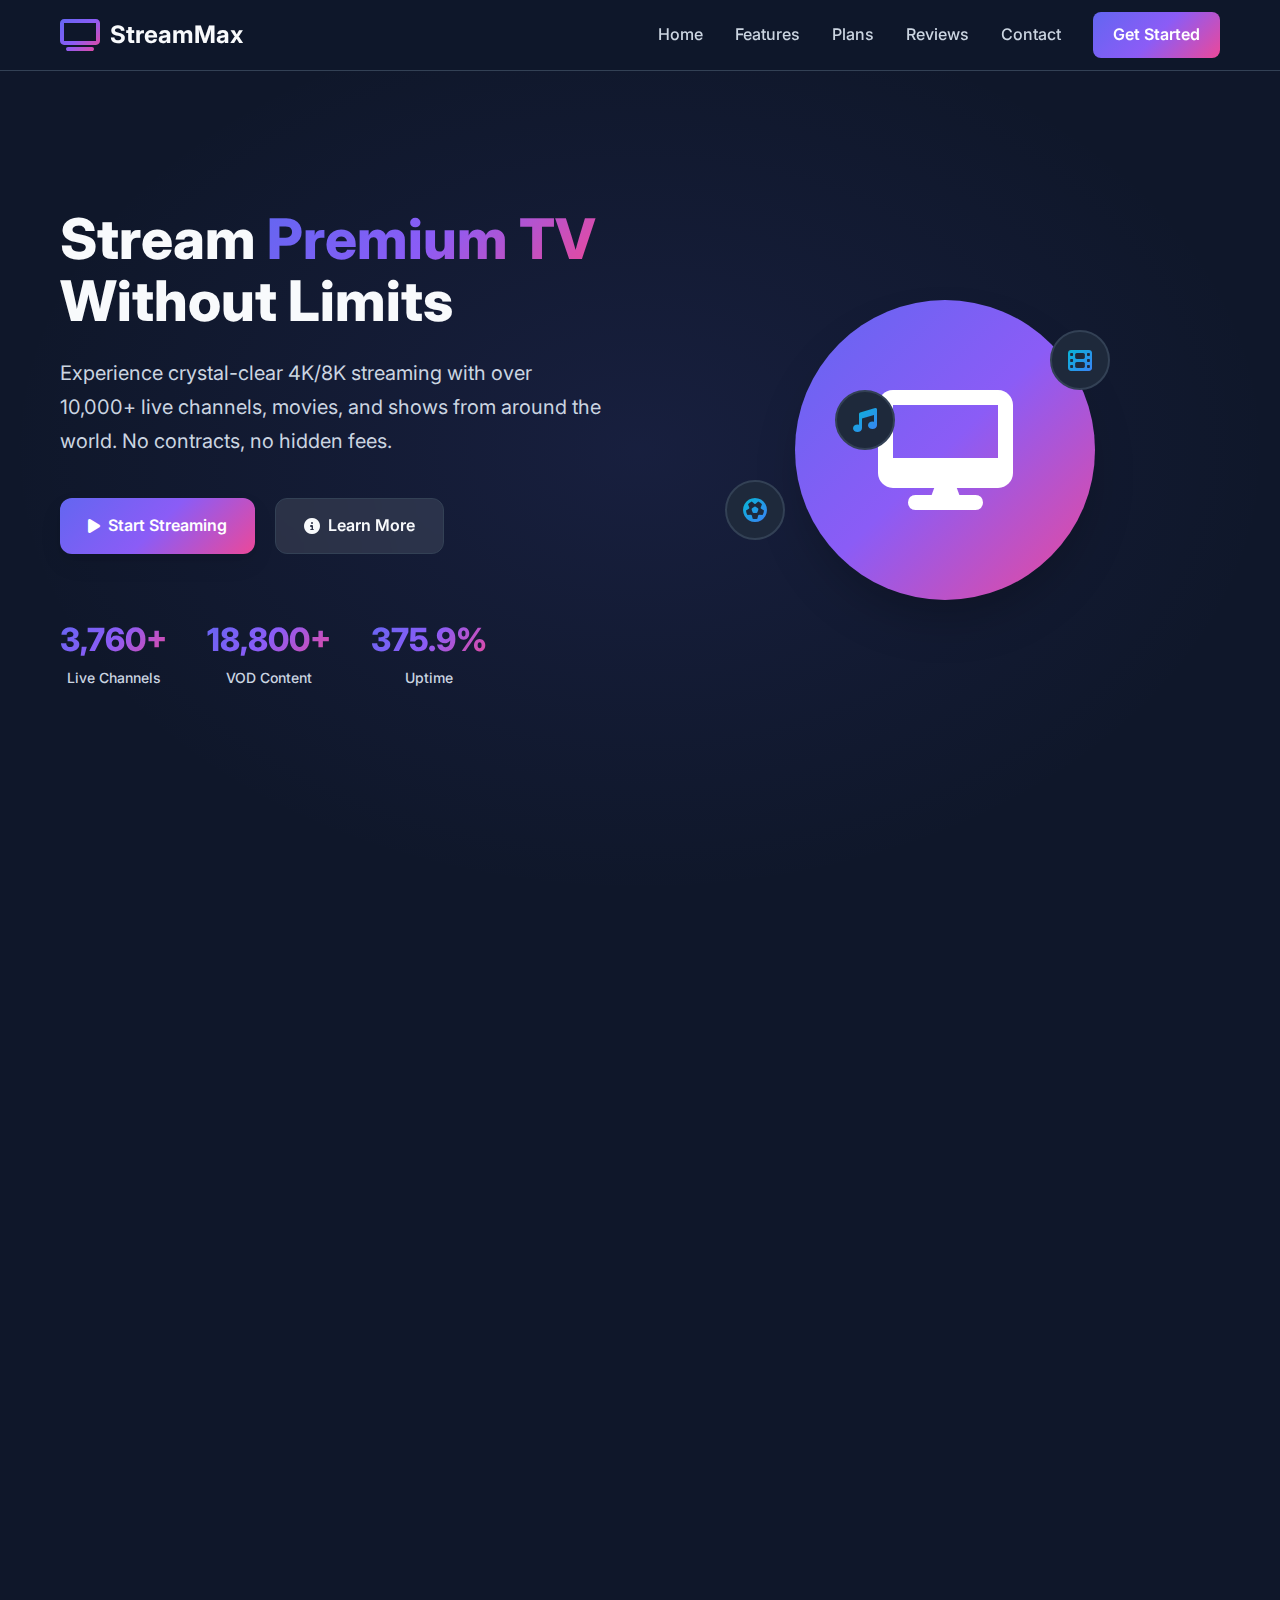
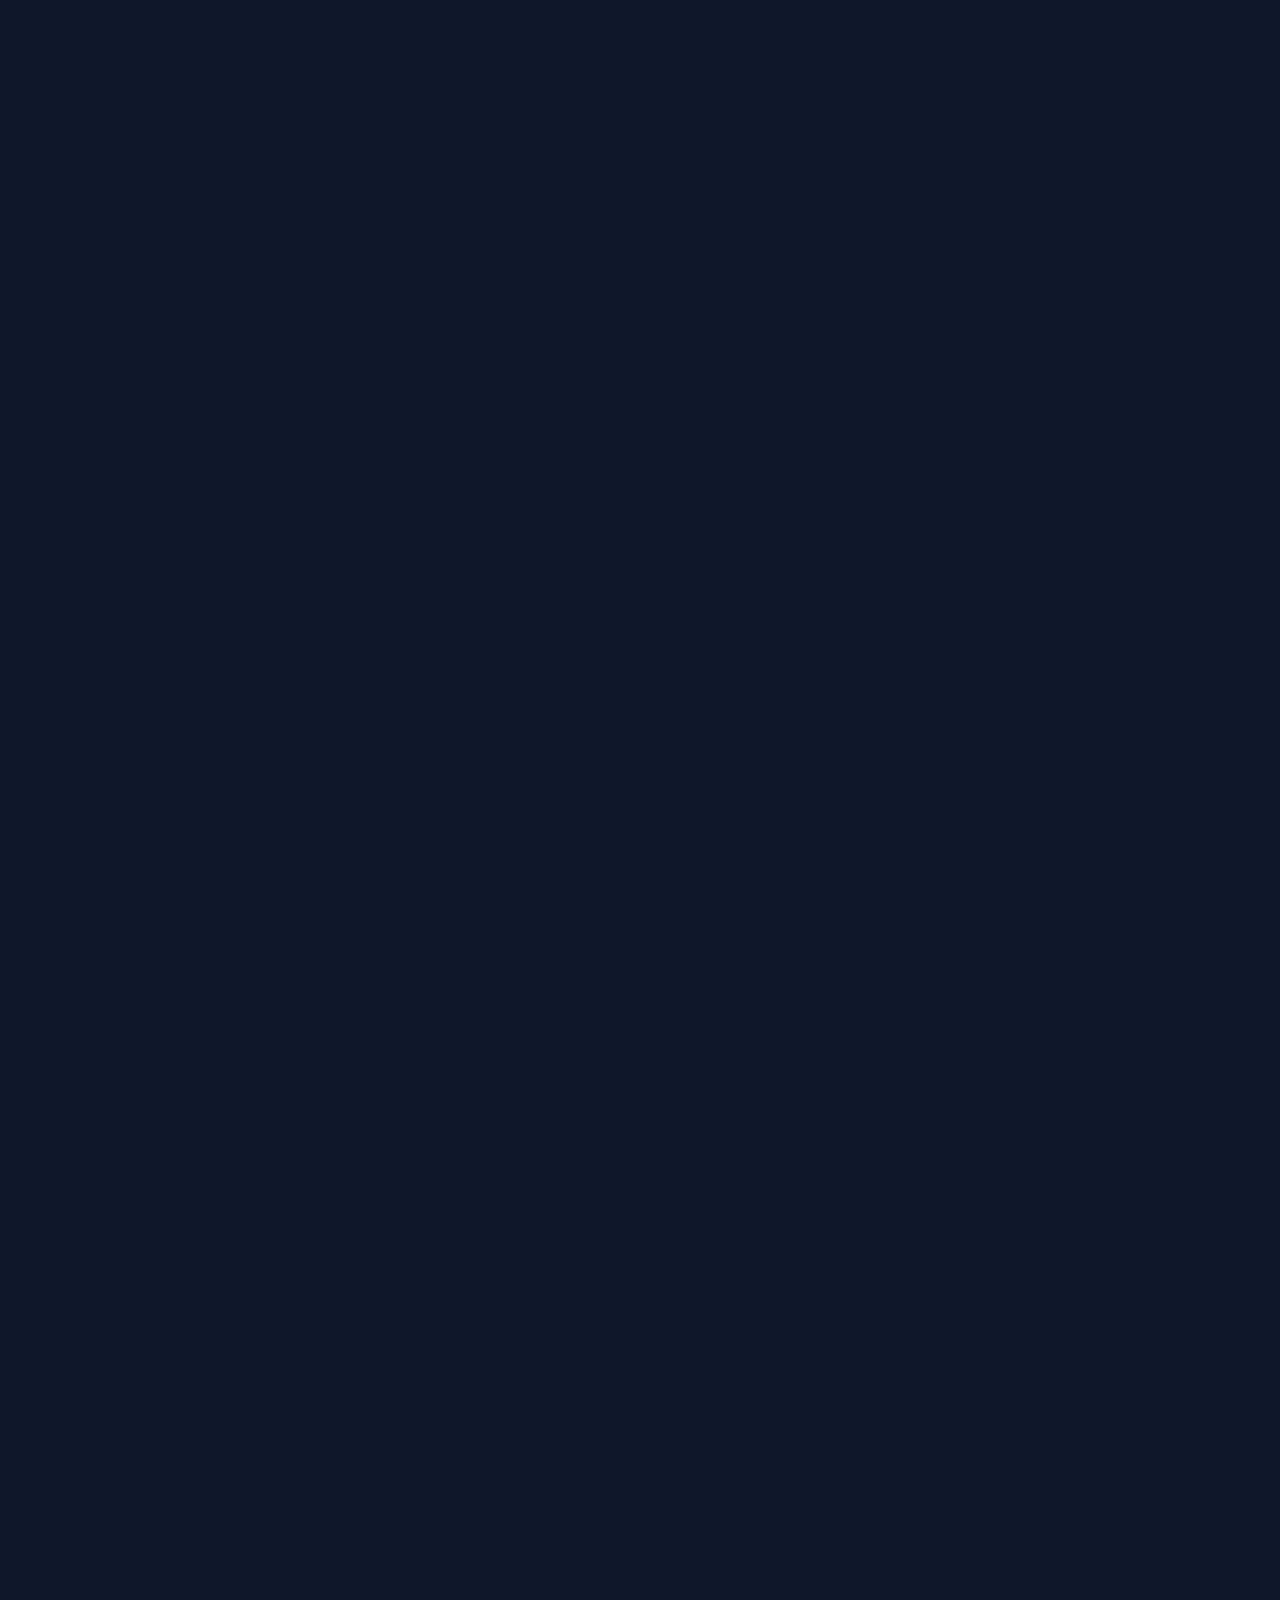
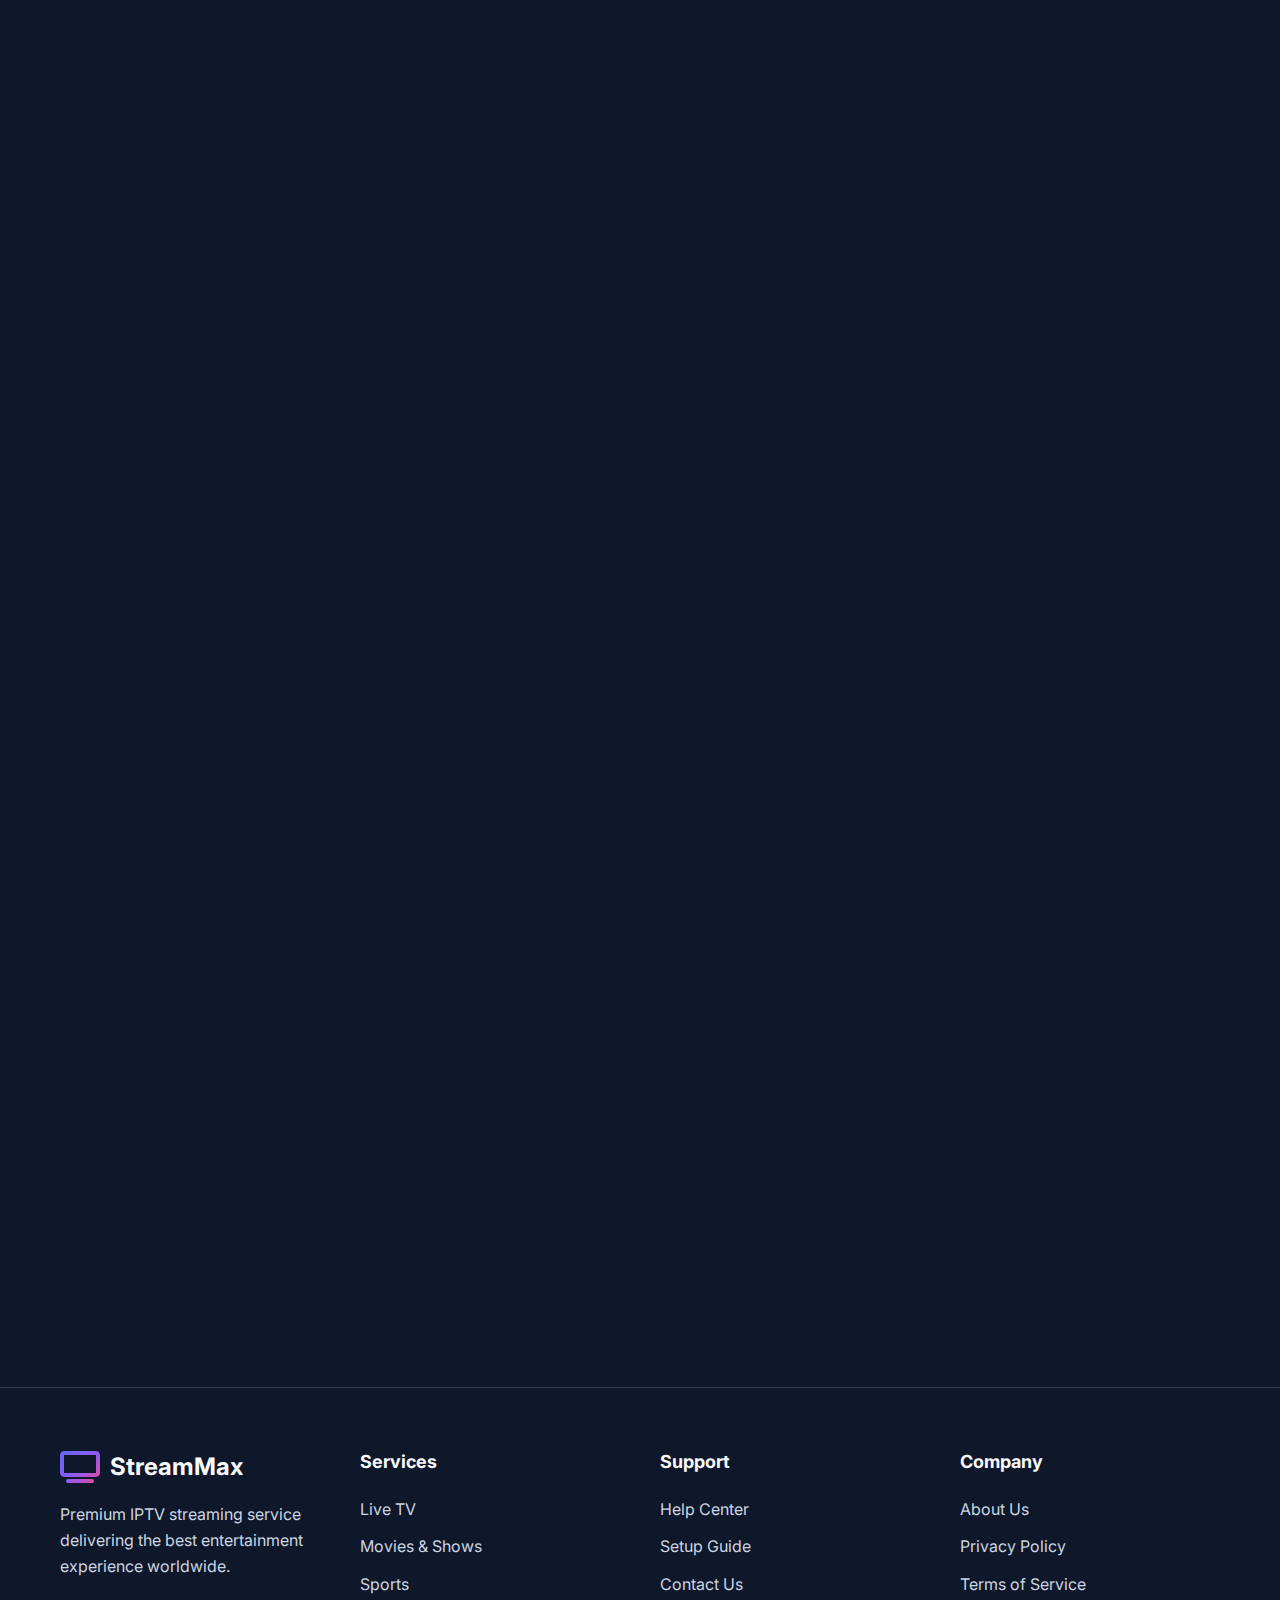
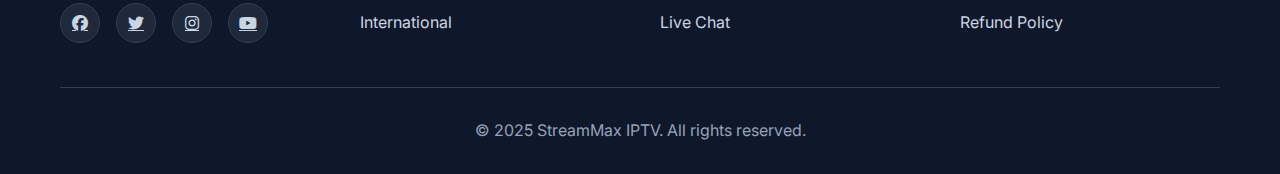
<file: ip tv porject/index.html>
<!DOCTYPE html>
<html lang="en">
<head>
    <meta charset="UTF-8">
    <meta name="viewport" content="width=device-width, initial-scale=1.0">
    <title>StreamMax IPTV - Premium Streaming Experience</title>
    <link rel="stylesheet" href="styles.css">
    <link href="https://fonts.googleapis.com/css2?family=Inter:wght@300;400;500;600;700&display=swap" rel="stylesheet">
    <link rel="stylesheet" href="https://cdnjs.cloudflare.com/ajax/libs/font-awesome/6.4.0/css/all.min.css">
</head>
<body>
    <!-- Navigation -->
    <nav class="navbar">
        <div class="nav-container">
            <div class="nav-logo">
                <i class="fas fa-tv"></i>
                <span>StreamMax</span>
            </div>
            <div class="nav-menu" id="nav-menu">
                <a href="#home" class="nav-link">Home</a>
                <a href="#features" class="nav-link">Features</a>
                <a href="products.html" class="nav-link">Plans</a>
                <a href="#testimonials" class="nav-link">Reviews</a>
                <a href="#contact" class="nav-link">Contact</a>
                <a href="products.html" class="nav-cta">Get Started</a>
            </div>
            <div class="nav-hamburger" id="nav-hamburger">
                <span></span>
                <span></span>
                <span></span>
            </div>
        </div>
    </nav>

    <!-- Hero Section -->
    <section id="home" class="hero">
        <div class="hero-container">
            <div class="hero-content">
                <h1 class="hero-title">
                    Stream <span class="gradient-text">Premium TV</span> 
                    <br>Without Limits
                </h1>
                <p class="hero-description">
                    Experience crystal-clear 4K/8K streaming with over 10,000+ live channels, 
                    movies, and shows from around the world. No contracts, no hidden fees.
                </p>
                <div class="hero-buttons">
                    <a href="products.html" class="btn btn-primary">
                        <i class="fas fa-play"></i>
                        Start Streaming
                    </a>
                    <a href="#features" class="btn btn-secondary">
                        <i class="fas fa-info-circle"></i>
                        Learn More
                    </a>
                </div>
                <div class="hero-stats">
                    <div class="stat">
                        <span class="stat-number">10,000+</span>
                        <span class="stat-label">Live Channels</span>
                    </div>
                    <div class="stat">
                        <span class="stat-number">50,000+</span>
                        <span class="stat-label">VOD Content</span>
                    </div>
                    <div class="stat">
                        <span class="stat-number">99.9%</span>
                        <span class="stat-label">Uptime</span>
                    </div>
                </div>
            </div>
            <div class="hero-image">
                <div class="hero-device">
                    <i class="fas fa-desktop"></i>
                </div>
                <div class="hero-floating-elements">
                    <div class="floating-element" style="--delay: 0s;">
                        <i class="fas fa-film"></i>
                    </div>
                    <div class="floating-element" style="--delay: 1s;">
                        <i class="fas fa-futbol"></i>
                    </div>
                    <div class="floating-element" style="--delay: 2s;">
                        <i class="fas fa-music"></i>
                    </div>
                </div>
            </div>
        </div>
    </section>

    <!-- Features Section -->
    <section id="features" class="features">
        <div class="container">
            <div class="section-header">
                <h2>Why Choose StreamMax?</h2>
                <p>Experience the future of television with our cutting-edge IPTV technology</p>
            </div>
            <div class="features-grid">
                <div class="feature-card">
                    <div class="feature-icon">
                        <i class="fas fa-hdd"></i>
                    </div>
                    <h3>Ultra HD Quality</h3>
                    <p>Stream in stunning 4K and 8K resolution with adaptive bitrate technology for smooth playback.</p>
                </div>
                <div class="feature-card">
                    <div class="feature-icon">
                        <i class="fas fa-globe"></i>
                    </div>
                    <h3>Global Content</h3>
                    <p>Access international channels from over 60 countries with multi-language support.</p>
                </div>
                <div class="feature-card">
                    <div class="feature-icon">
                        <i class="fas fa-mobile-alt"></i>
                    </div>
                    <h3>Multi-Device</h3>
                    <p>Watch on any device - TV, phone, tablet, or computer. Up to 5 simultaneous connections.</p>
                </div>
                <div class="feature-card">
                    <div class="feature-icon">
                        <i class="fas fa-clock"></i>
                    </div>
                    <h3>24/7 Support</h3>
                    <p>Round-the-clock customer support with instant activation and setup assistance.</p>
                </div>
                <div class="feature-card">
                    <div class="feature-icon">
                        <i class="fas fa-shield-alt"></i>
                    </div>
                    <h3>Secure & Reliable</h3>
                    <p>Bank-level encryption with 99.9% uptime guarantee for uninterrupted streaming.</p>
                </div>
                <div class="feature-card">
                    <div class="feature-icon">
                        <i class="fas fa-dollar-sign"></i>
                    </div>
                    <h3>Best Value</h3>
                    <p>Save up to 70% compared to traditional cable with no long-term contracts required.</p>
                </div>
            </div>
        </div>
    </section>

    <!-- Testimonials Section -->
    <section id="testimonials" class="testimonials">
        <div class="container">
            <div class="section-header">
                <h2>What Our Customers Say</h2>
                <p>Join thousands of satisfied streamers worldwide</p>
            </div>
            <div class="testimonials-grid">
                <div class="testimonial-card">
                    <div class="testimonial-rating">
                        <i class="fas fa-star"></i>
                        <i class="fas fa-star"></i>
                        <i class="fas fa-star"></i>
                        <i class="fas fa-star"></i>
                        <i class="fas fa-star"></i>
                    </div>
                    <p>"ma site ma ta wza hada , shorkan "</p>
                    <div class="testimonial-author">
                        <div class="author-avatar">
                            <i class="fas fa-user"></i>
                        </div>
                        <div class="author-info">
                            <h4>najibe telha</h4>
                            <span>Los Angeles, CA</span>
                        </div>
                    </div>
                </div>
                <div class="testimonial-card">
                    <div class="testimonial-rating">
                        <i class="fas fa-star"></i>
                        <i class="fas fa-star"></i>
                        <i class="fas fa-star"></i>
                        <i class="fas fa-star"></i>
                        <i class="fas fa-star"></i>
                    </div>
                    <p>"a9wad site chfto"</p>
                    <div class="testimonial-author">
                        <div class="author-avatar">
                            <i class="fas fa-user"></i>
                        </div>
                        <div class="author-info">
                            <h4>souf</h4>
                            <span>Miami, FL</span>
                        </div>
                    </div>
                </div>
                <div class="testimonial-card">
                    <div class="testimonial-rating">
                        <i class="fas fa-star"></i>
                        <i class="fas fa-star"></i>
                        <i class="fas fa-star"></i>
                        <i class="fas fa-star"></i>
                        <i class="fas fa-star"></i>
                    </div>
                    <p>"site m9awd walkain ra 7chito labr7 f 2 mitchan"</p>
                    <div class="testimonial-author">
                        <div class="author-avatar">
                            <i class="fas fa-user"></i>
                        </div>
                        <div class="author-info">
                            <h4>abdlghaofr l7chay</h4>
                            <span>New York, NY</span>
                        </div>
                    </div>
                </div>
            </div>
        </div>
    </section>

    <!-- CTA Section -->
    <section class="cta-section">
        <div class="container">
            <div class="cta-content">
                <h2>Ready to Cut the Cord?</h2>
                <p>Start your premium streaming experience today with instant activation</p>
                <a href="products.html" class="btn btn-primary btn-large">
                    <i class="fas fa-rocket"></i>
                    View Our Plans
                </a>
            </div>
        </div>    </section>

    <!-- Contact Section -->
    <section id="contact" class="contact">
        <div class="container">
            <div class="section-header">
                <h2>Get In Touch</h2>
                <p>Have questions? We're here to help you get started with premium IPTV streaming</p>
            </div>
            <div class="contact-container">
                <div class="contact-info">
                    <div class="contact-card">
                        <div class="contact-icon">
                            <i class="fas fa-envelope"></i>
                        </div>
                        <h3>Email Support</h3>
                        <p>Get help within 24 hours</p>
                        <a href="mailto:support@streammax.com">support@streammax.com</a>
                    </div>
                    <div class="contact-card">
                        <div class="contact-icon">
                            <i class="fas fa-comments"></i>
                        </div>
                        <h3>Live Chat</h3>
                        <p>Instant support available</p>
                        <button class="btn btn-outline" onclick="openLiveChat()">Start Chat</button>
                    </div>
                    <div class="contact-card">
                        <div class="contact-icon">
                            <i class="fas fa-phone"></i>
                        </div>
                        <h3>Phone Support</h3>
                        <p>Call us Mon-Fri 9AM-6PM EST</p>
                        <a href="tel:+1-888-123-4567">+1 (888) 123-4567</a>
                    </div>
                </div>
                <div class="contact-form-container">
                    <div class="contact-form-card">
                        <h3>Send us a Message</h3>
                        <form class="contact-form" id="contact-form">
                            <div class="form-group">
                                <label for="name">Full Name</label>
                                <input type="text" id="name" name="name" required>
                            </div>
                            <div class="form-group">
                                <label for="email">Email Address</label>
                                <input type="email" id="email" name="email" required>
                            </div>
                            <div class="form-group">
                                <label for="subject">Subject</label>
                                <select id="subject" name="subject" required>
                                    <option value="">Select a topic</option>
                                    <option value="general">General Inquiry</option>
                                    <option value="technical">Technical Support</option>
                                    <option value="billing">Billing Question</option>
                                    <option value="setup">Setup Assistance</option>
                                    <option value="other">Other</option>
                                </select>
                            </div>
                            <div class="form-group">
                                <label for="message">Message</label>
                                <textarea id="message" name="message" rows="5" required placeholder="How can we help you?"></textarea>
                            </div>
                            <button type="submit" class="btn btn-primary">
                                <i class="fas fa-paper-plane"></i>
                                Send Message
                            </button>
                        </form>
                    </div>
                </div>
            </div>
            <div class="contact-features">
                <div class="feature-item">
                    <i class="fas fa-clock"></i>
                    <span>24/7 Support Available</span>
                </div>
                <div class="feature-item">
                    <i class="fas fa-shield-alt"></i>
                    <span>Secure & Private</span>
                </div>
                <div class="feature-item">
                    <i class="fas fa-rocket"></i>
                    <span>Quick Response Time</span>
                </div>
                <div class="feature-item">
                    <i class="fas fa-users"></i>
                    <span>Expert Team</span>
                </div>
            </div>
        </div>
    </section>

    <!-- Footer -->
    <footer class="footer">
        <div class="container">
            <div class="footer-content">
                <div class="footer-section">
                    <div class="footer-logo">
                        <i class="fas fa-tv"></i>
                        <span>StreamMax</span>
                    </div>
                    <p>Premium IPTV streaming service delivering the best entertainment experience worldwide.</p>
                    <div class="social-links">
                        <a href="#"><i class="fab fa-facebook"></i></a>
                        <a href="#"><i class="fab fa-twitter"></i></a>
                        <a href="#"><i class="fab fa-instagram"></i></a>
                        <a href="#"><i class="fab fa-youtube"></i></a>
                    </div>
                </div>
                <div class="footer-section">
                    <h3>Services</h3>
                    <ul>
                        <li><a href="#">Live TV</a></li>
                        <li><a href="#">Movies & Shows</a></li>
                        <li><a href="#">Sports</a></li>
                        <li><a href="#">International</a></li>
                    </ul>
                </div>
                <div class="footer-section">
                    <h3>Support</h3>
                    <ul>
                        <li><a href="#">Help Center</a></li>
                        <li><a href="#">Setup Guide</a></li>
                        <li><a href="#">Contact Us</a></li>
                        <li><a href="#">Live Chat</a></li>
                    </ul>
                </div>
                <div class="footer-section">
                    <h3>Company</h3>
                    <ul>
                        <li><a href="#">About Us</a></li>
                        <li><a href="#">Privacy Policy</a></li>
                        <li><a href="#">Terms of Service</a></li>
                        <li><a href="#">Refund Policy</a></li>
                    </ul>
                </div>
            </div>
            <div class="footer-bottom">
                <p>&copy; 2025 StreamMax IPTV. All rights reserved.</p>
            </div>
        </div>
    </footer>

    <!-- Live Chat Window -->
    <div id="chat-window" class="chat-window">
        <div class="chat-header">
            <div class="chat-title">
                <i class="fas fa-comments"></i>
                <span>Live Chat Support</span>
            </div>
            <button class="chat-close" id="chat-close">
                <i class="fas fa-times"></i>
            </button>
        </div>
        <div class="chat-body">
            <div class="chat-messages" id="chat-messages">
                <div class="message bot-message">
                    <div class="message-avatar">
                        <i class="fas fa-robot"></i>
                    </div>
                    <div class="message-content">
                        <p>Hello! Welcome to StreamMax support. How can I help you today?</p>
                        <span class="message-time">Just now</span>
                    </div>
                </div>
            </div>
        </div>
        <div class="chat-footer">
            <div class="chat-input-container">
                <input type="text" id="chat-input" class="chat-input" placeholder="Type your message...">
                <button class="chat-send" id="chat-send">
                    <i class="fas fa-paper-plane"></i>
                </button>
            </div>
        </div>
    </div>

    <script src="script.js"></script>
</body>
</html>
</file>
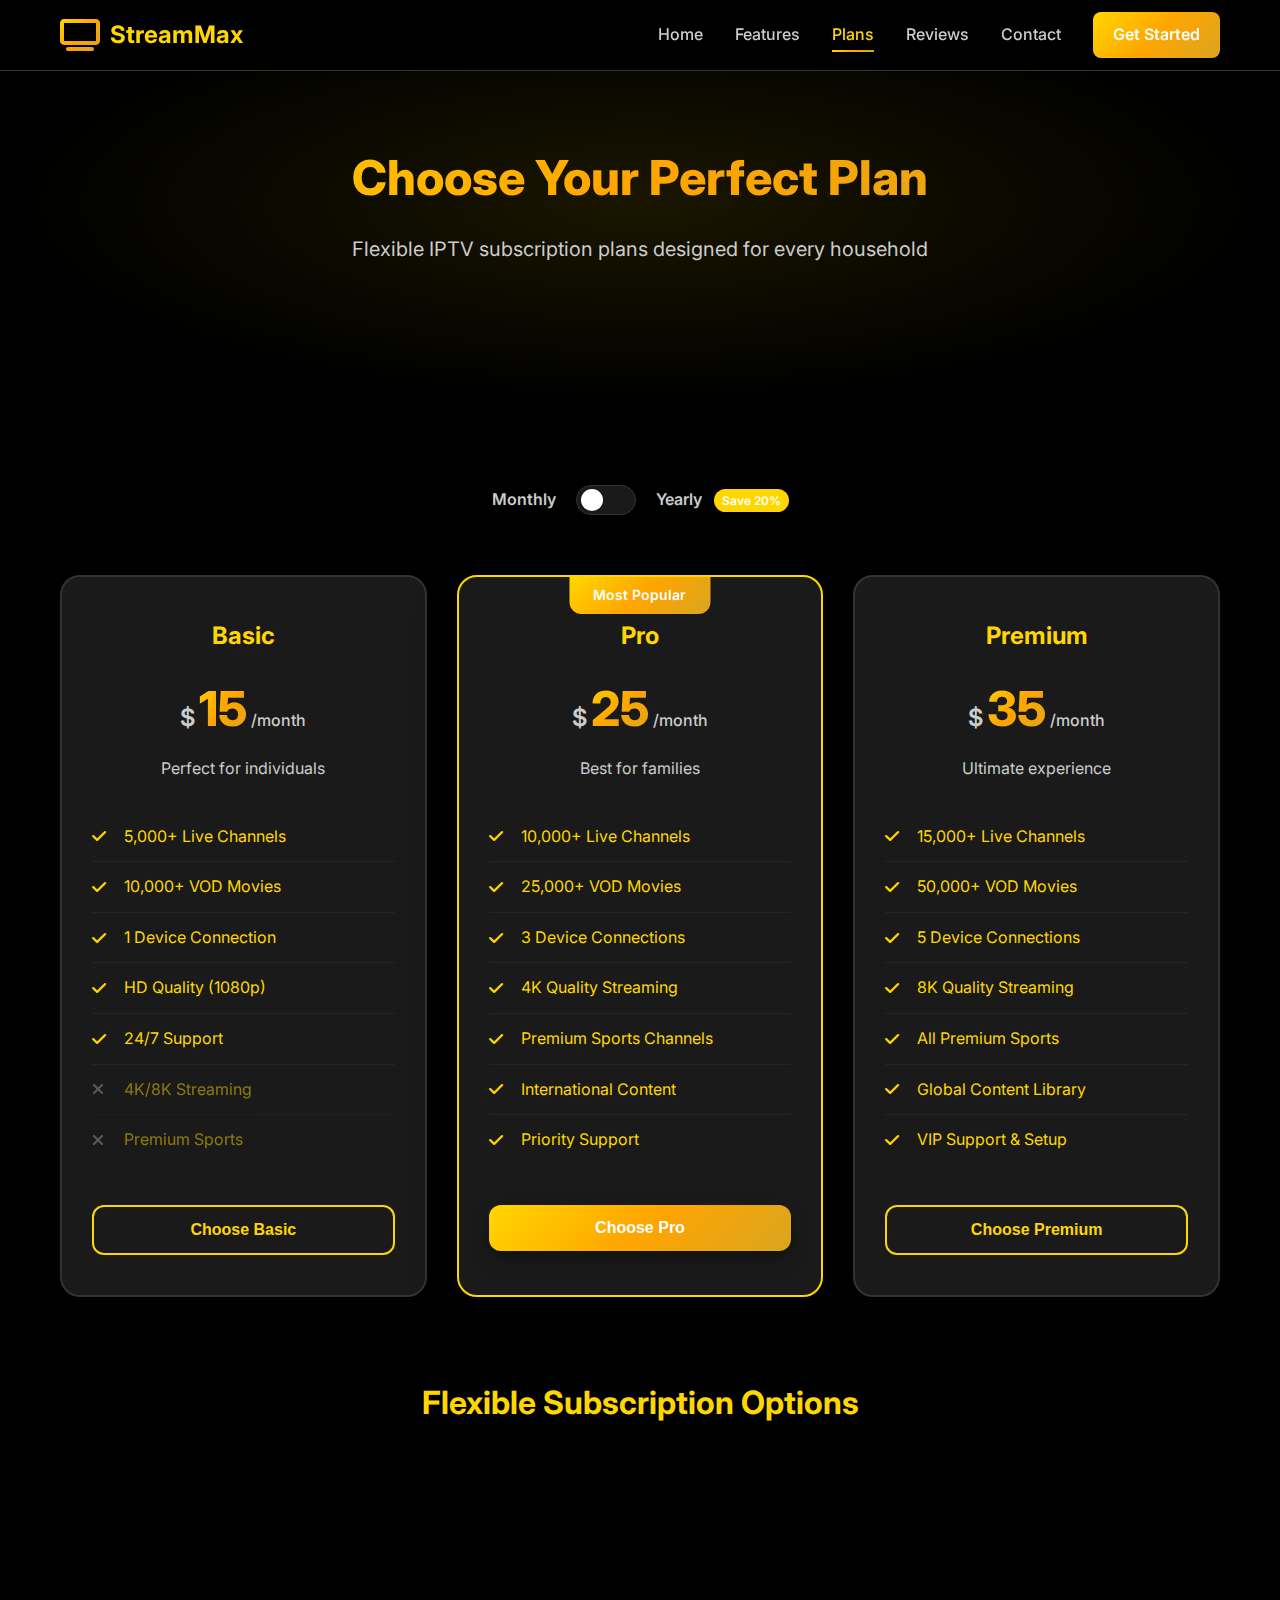
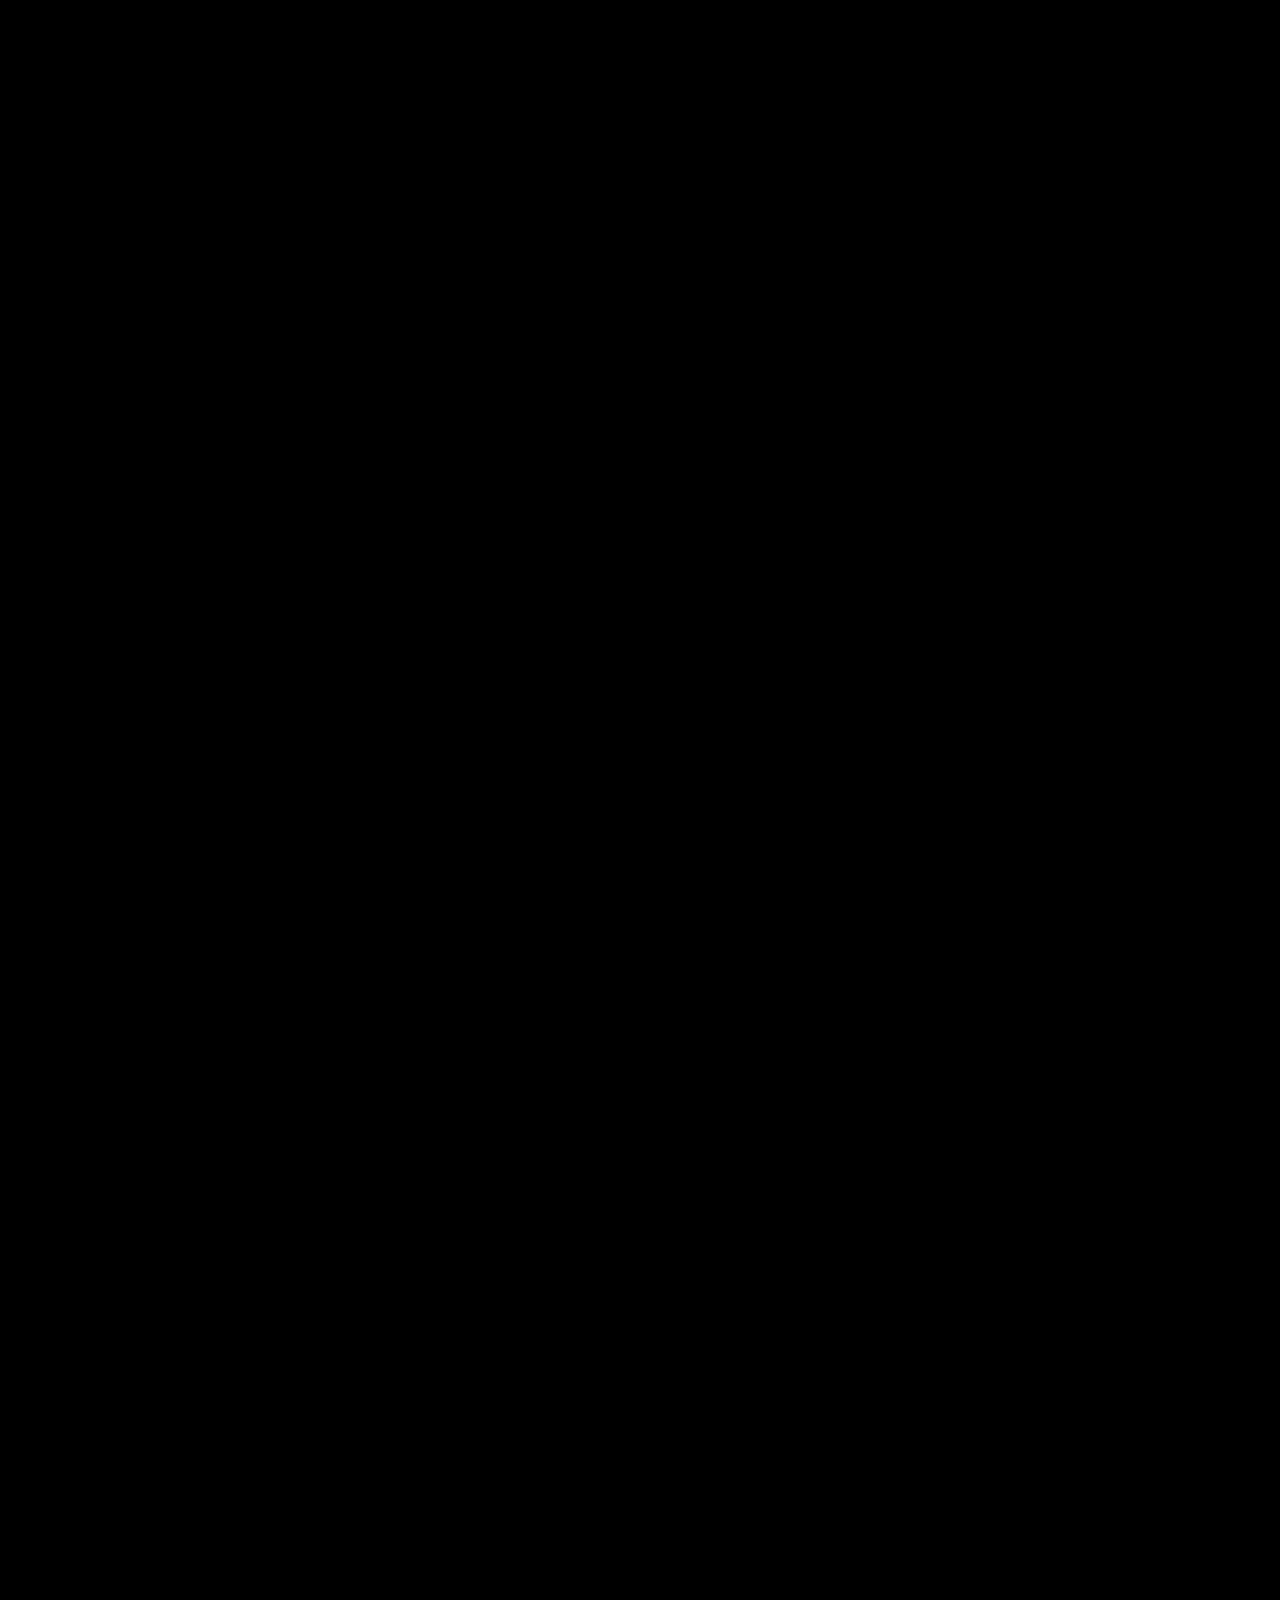
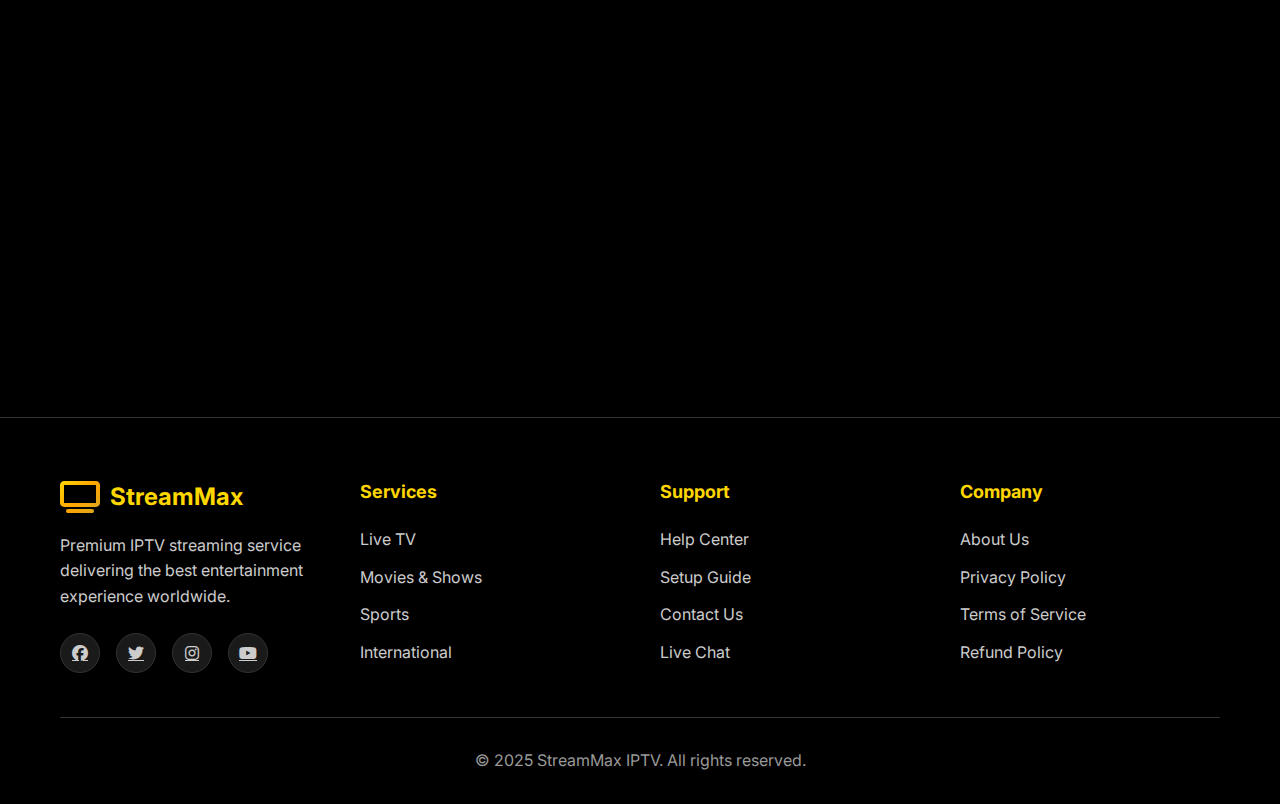
<file: products.html>
<!DOCTYPE html>
<html lang="en">
  <head>
    <meta charset="UTF-8" />
    <meta name="viewport" content="width=device-width, initial-scale=1.0" />
    <title>IPTV Plans - StreamMax</title>
    <link rel="stylesheet" href="styles.css" />
    <link
      href="https://fonts.googleapis.com/css2?family=Inter:wght@300;400;500;600;700&display=swap"
      rel="stylesheet"
    />
    <link
      rel="stylesheet"
      href="https://cdnjs.cloudflare.com/ajax/libs/font-awesome/6.4.0/css/all.min.css"
    />
  </head>
  <body>
    <!-- Navigation -->
    <nav class="navbar">
      <div class="nav-container">
        <div class="nav-logo">
          <i class="fas fa-tv"></i>
          <span>StreamMax</span>
        </div>
        <div class="nav-menu" id="nav-menu">
          <a href="index.html" class="nav-link">Home</a>
          <a href="index.html#features" class="nav-link">Features</a>
          <a href="products.html" class="nav-link active">Plans</a>
          <a href="index.html#testimonials" class="nav-link">Reviews</a>
          <a href="#contact" class="nav-link">Contact</a>
          <a href="#pricing" class="nav-cta">Get Started</a>
        </div>
        <div class="nav-hamburger" id="nav-hamburger">
          <span></span>
          <span></span>
          <span></span>
        </div>
      </div>
    </nav>

    <!-- Products Hero -->
    <section class="products-hero">
      <div class="container">
        <div class="section-header">
          <h1>Choose Your Perfect Plan</h1>
          <p>Flexible IPTV subscription plans designed for every household</p>
        </div>
      </div>
    </section>

    <!-- Pricing Section -->
    <section id="pricing" class="pricing">
      <div class="container">
        <div class="pricing-toggle">
          <span class="toggle-label">Monthly</span>
          <label class="toggle-switch">
            <input type="checkbox" id="pricing-toggle" />
            <span class="toggle-slider"></span>
          </label>
          <span class="toggle-label"
            >Yearly <span class="discount-badge">Save 20%</span></span
          >
        </div>

        <div class="pricing-grid">
          <!-- Basic Plan -->
          <div class="pricing-card">
            <div class="pricing-header">
              <h3>Basic</h3>
              <div class="pricing-price">
                <span class="currency">$</span>
                <span class="amount" data-monthly="15" data-yearly="12"
                  >15</span
                >
                <span class="period">/month</span>
              </div>
              <p class="pricing-description">Perfect for individuals</p>
            </div>
            <div class="pricing-features">
              <div class="feature">
                <i class="fas fa-check"></i>
                <span>5,000+ Live Channels</span>
              </div>
              <div class="feature">
                <i class="fas fa-check"></i>
                <span>10,000+ VOD Movies</span>
              </div>
              <div class="feature">
                <i class="fas fa-check"></i>
                <span>1 Device Connection</span>
              </div>
              <div class="feature">
                <i class="fas fa-check"></i>
                <span>HD Quality (1080p)</span>
              </div>
              <div class="feature">
                <i class="fas fa-check"></i>
                <span>24/7 Support</span>
              </div>
              <div class="feature disabled">
                <i class="fas fa-times"></i>
                <span>4K/8K Streaming</span>
              </div>
              <div class="feature disabled">
                <i class="fas fa-times"></i>
                <span>Premium Sports</span>
              </div>
            </div>
            <button class="btn btn-outline pricing-btn">Choose Basic</button>
          </div>

          <!-- Pro Plan (Most Popular) -->
          <div class="pricing-card featured">
            <div class="popular-badge">Most Popular</div>
            <div class="pricing-header">
              <h3>Pro</h3>
              <div class="pricing-price">
                <span class="currency">$</span>
                <span class="amount" data-monthly="25" data-yearly="20"
                  >25</span
                >
                <span class="period">/month</span>
              </div>
              <p class="pricing-description">Best for families</p>
            </div>
            <div class="pricing-features">
              <div class="feature">
                <i class="fas fa-check"></i>
                <span>10,000+ Live Channels</span>
              </div>
              <div class="feature">
                <i class="fas fa-check"></i>
                <span>25,000+ VOD Movies</span>
              </div>
              <div class="feature">
                <i class="fas fa-check"></i>
                <span>3 Device Connections</span>
              </div>
              <div class="feature">
                <i class="fas fa-check"></i>
                <span>4K Quality Streaming</span>
              </div>
              <div class="feature">
                <i class="fas fa-check"></i>
                <span>Premium Sports Channels</span>
              </div>
              <div class="feature">
                <i class="fas fa-check"></i>
                <span>International Content</span>
              </div>
              <div class="feature">
                <i class="fas fa-check"></i>
                <span>Priority Support</span>
              </div>
            </div>
            <button class="btn btn-primary pricing-btn">Choose Pro</button>
          </div>

          <!-- Premium Plan -->
          <div class="pricing-card">
            <div class="pricing-header">
              <h3>Premium</h3>
              <div class="pricing-price">
                <span class="currency">$</span>
                <span class="amount" data-monthly="35" data-yearly="28"
                  >35</span
                >
                <span class="period">/month</span>
              </div>
              <p class="pricing-description">Ultimate experience</p>
            </div>
            <div class="pricing-features">
              <div class="feature">
                <i class="fas fa-check"></i>
                <span>15,000+ Live Channels</span>
              </div>
              <div class="feature">
                <i class="fas fa-check"></i>
                <span>50,000+ VOD Movies</span>
              </div>
              <div class="feature">
                <i class="fas fa-check"></i>
                <span>5 Device Connections</span>
              </div>
              <div class="feature">
                <i class="fas fa-check"></i>
                <span>8K Quality Streaming</span>
              </div>
              <div class="feature">
                <i class="fas fa-check"></i>
                <span>All Premium Sports</span>
              </div>
              <div class="feature">
                <i class="fas fa-check"></i>
                <span>Global Content Library</span>
              </div>
              <div class="feature">
                <i class="fas fa-check"></i>
                <span>VIP Support & Setup</span>
              </div>
            </div>
            <button class="btn btn-outline pricing-btn">Choose Premium</button>
          </div>
        </div>

        <!-- Subscription Periods -->
        <div class="subscription-periods">
          <h3>Flexible Subscription Options</h3>
          <div class="periods-grid">
            <div class="period-card">
              <div class="period-icon">
                <i class="fas fa-calendar-day"></i>
              </div>
              <h4>1 Month</h4>
              <p>Try risk-free</p>
              <span class="period-price">From $15/month</span>
            </div>
            <div class="period-card popular">
              <div class="period-badge">Best Value</div>
              <div class="period-icon">
                <i class="fas fa-calendar-alt"></i>
              </div>
              <h4>3 Months</h4>
              <p>Save 10%</p>
              <span class="period-price">From $40.50 total</span>
            </div>
            <div class="period-card">
              <div class="period-icon">
                <i class="fas fa-calendar"></i>
              </div>
              <h4>6 Months</h4>
              <p>Save 15%</p>
              <span class="period-price">From $76.50 total</span>
            </div>
            <div class="period-card">
              <div class="period-icon">
                <i class="fas fa-calendar-check"></i>
              </div>
              <h4>12 Months</h4>
              <p>Save 20%</p>
              <span class="period-price">From $144 total</span>
            </div>
          </div>
        </div>
      </div>
    </section>

    <!-- Features Comparison -->
    <section class="features-comparison">
      <div class="container">
        <div class="section-header">
          <h2>Compare All Features</h2>
          <p>See what's included in each plan</p>
        </div>
        <div class="comparison-table">
          <div class="table-header">
            <div class="feature-column">Features</div>
            <div class="plan-column">Basic</div>
            <div class="plan-column">Pro</div>
            <div class="plan-column">Premium</div>
          </div>
          <div class="table-row">
            <div class="feature-name">Live TV Channels</div>
            <div class="feature-value">5,000+</div>
            <div class="feature-value">10,000+</div>
            <div class="feature-value">15,000+</div>
          </div>
          <div class="table-row">
            <div class="feature-name">VOD Movies & Shows</div>
            <div class="feature-value">10,000+</div>
            <div class="feature-value">25,000+</div>
            <div class="feature-value">50,000+</div>
          </div>
          <div class="table-row">
            <div class="feature-name">Device Connections</div>
            <div class="feature-value">1</div>
            <div class="feature-value">3</div>
            <div class="feature-value">5</div>
          </div>
          <div class="table-row">
            <div class="feature-name">Streaming Quality</div>
            <div class="feature-value">HD (1080p)</div>
            <div class="feature-value">4K Ultra HD</div>
            <div class="feature-value">8K Ultra HD</div>
          </div>
          <div class="table-row">
            <div class="feature-name">Sports Channels</div>
            <div class="feature-value"><i class="fas fa-times"></i></div>
            <div class="feature-value"><i class="fas fa-check"></i></div>
            <div class="feature-value"><i class="fas fa-check"></i></div>
          </div>
          <div class="table-row">
            <div class="feature-name">International Content</div>
            <div class="feature-value">Limited</div>
            <div class="feature-value"><i class="fas fa-check"></i></div>
            <div class="feature-value"><i class="fas fa-check"></i></div>
          </div>
          <div class="table-row">
            <div class="feature-name">24/7 Support</div>
            <div class="feature-value"><i class="fas fa-check"></i></div>
            <div class="feature-value"><i class="fas fa-check"></i></div>
            <div class="feature-value"><i class="fas fa-check"></i></div>
          </div>
        </div>
      </div>
    </section>

    <!-- FAQ Section -->
    <section class="faq">
      <div class="container">
        <div class="section-header">
          <h2>Frequently Asked Questions</h2>
          <p>Everything you need to know about our IPTV service</p>
        </div>
        <div class="faq-list">
          <div class="faq-item">
            <div class="faq-question">
              <h3>How quickly can I start streaming?</h3>
              <i class="fas fa-chevron-down"></i>
            </div>
            <div class="faq-answer">
              <p>
                Your account is activated instantly after payment. You'll
                receive your login credentials within minutes and can start
                streaming immediately on any device.
              </p>
            </div>
          </div>
          <div class="faq-item">
            <div class="faq-question">
              <h3>What devices are supported?</h3>
              <i class="fas fa-chevron-down"></i>
            </div>
            <div class="faq-answer">
              <p>
                Our service works on all major devices including Smart TVs,
                Android/iOS devices, Amazon Fire Stick, Apple TV, MAG boxes, and
                computers. We provide setup guides for each platform.
              </p>
            </div>
          </div>
          <div class="faq-item">
            <div class="faq-question">
              <h3>Do you offer refunds?</h3>
              <i class="fas fa-chevron-down"></i>
            </div>
            <div class="faq-answer">
              <p>
                Yes, we offer a 7-day money-back guarantee. If you're not
                satisfied with our service, contact us within 7 days for a full
                refund.
              </p>
            </div>
          </div>
          <div class="faq-item">
            <div class="faq-question">
              <h3>Is there a contract or long-term commitment?</h3>
              <i class="fas fa-chevron-down"></i>
            </div>
            <div class="faq-answer">
              <p>
                No contracts required! You can choose monthly subscriptions or
                save more with longer periods. Cancel anytime without penalties.
              </p>
            </div>
          </div>
        </div>
      </div>
    </section>

    <!-- Footer -->
    <footer class="footer">
      <div class="container">
        <div class="footer-content">
          <div class="footer-section">
            <div class="footer-logo">
              <i class="fas fa-tv"></i>
              <span>StreamMax</span>
            </div>
            <p>
              Premium IPTV streaming service delivering the best entertainment
              experience worldwide.
            </p>
            <div class="social-links">
              <a href="#"><i class="fab fa-facebook"></i></a>
              <a href="#"><i class="fab fa-twitter"></i></a>
              <a href="#"><i class="fab fa-instagram"></i></a>
              <a href="#"><i class="fab fa-youtube"></i></a>
            </div>
          </div>
          <div class="footer-section">
            <h3>Services</h3>
            <ul>
              <li><a href="#">Live TV</a></li>
              <li><a href="#">Movies & Shows</a></li>
              <li><a href="#">Sports</a></li>
              <li><a href="#">International</a></li>
            </ul>
          </div>
          <div class="footer-section">
            <h3>Support</h3>
            <ul>
              <li><a href="#">Help Center</a></li>
              <li><a href="#">Setup Guide</a></li>
              <li><a href="#">Contact Us</a></li>
              <li><a href="#">Live Chat</a></li>
            </ul>
          </div>
          <div class="footer-section">
            <h3>Company</h3>
            <ul>
              <li><a href="#">About Us</a></li>
              <li><a href="#">Privacy Policy</a></li>
              <li><a href="#">Terms of Service</a></li>
              <li><a href="#">Refund Policy</a></li>
            </ul>
          </div>
        </div>
        <div class="footer-bottom">
          <p>&copy; 2025 StreamMax IPTV. All rights reserved.</p>
    </div>
      </div>
    </footer>

    <!-- Live Chat Window -->
    <div id="chat-window" class="chat-window">
        <div class="chat-header">
            <div class="chat-title">
                <i class="fas fa-comments"></i>
                <span>Live Chat Support</span>
            </div>
            <button class="chat-close" id="chat-close">
                <i class="fas fa-times"></i>
            </button>
        </div>
        <div class="chat-body">
            <div class="chat-messages" id="chat-messages">
                <div class="message bot-message">
                    <div class="message-avatar">
                        <i class="fas fa-robot"></i>
                    </div>
                    <div class="message-content">
                        <p>Hello! Welcome to StreamMax support. How can I help you today?</p>
                        <span class="message-time">Just now</span>
                    </div>
                </div>
            </div>
        </div>
        <div class="chat-footer">
            <div class="chat-input-container">
                <input type="text" id="chat-input" class="chat-input" placeholder="Type your message...">
                <button class="chat-send" id="chat-send">
                    <i class="fas fa-paper-plane"></i>
                </button>
            </div>
        </div>
    </div>

    <script src="script.js"></script>
  </body>
</html>
</file>
<file: ip tv porject/styles.css>
/* Reset and Base Styles */
* {
    margin: 0;
    padding: 0;
    box-sizing: border-box;
}

:root {
    --primary-color: #6366f1;
    --primary-dark: #4f46e5;
    --secondary-color: #ec4899;
    --accent-color: #06b6d4;
    --success-color: #10b981;
    --warning-color: #f59e0b;
    --dark-bg: #0f172a;
    --dark-surface: #1e293b;
    --dark-surface-light: #334155;
    --text-primary: #f8fafc;
    --text-secondary: #cbd5e1;
    --text-muted: #94a3b8;
    --gradient-primary: linear-gradient(135deg, #6366f1 0%, #8b5cf6 50%, #ec4899 100%);
    --gradient-secondary: linear-gradient(135deg, #06b6d4 0%, #3b82f6 100%);
    --border-color: #334155;
    --shadow: 0 10px 25px -3px rgba(0, 0, 0, 0.1), 0 4px 6px -2px rgba(0, 0, 0, 0.05);
    --shadow-lg: 0 25px 50px -12px rgba(0, 0, 0, 0.25);
}

body {
    font-family: 'Inter', -apple-system, BlinkMacSystemFont, sans-serif;
    background: var(--dark-bg);
    color: var(--text-primary);
    line-height: 1.6;
    overflow-x: hidden;
}

.container {
    max-width: 1200px;
    margin: 0 auto;
    padding: 0 20px;
}

.section-header {
    text-align: center;
    margin-bottom: 60px;
}

.section-header h1,
.section-header h2 {
    font-size: 2.5rem;
    font-weight: 700;
    margin-bottom: 16px;
    background: var(--gradient-primary);
    -webkit-background-clip: text;
    -webkit-text-fill-color: transparent;
    background-clip: text;
}

.section-header p {
    font-size: 1.125rem;
    color: var(--text-secondary);
    max-width: 600px;
    margin: 0 auto;
}

/* Navigation */
.navbar {
    position: fixed;
    top: 0;
    width: 100%;
    background: rgba(15, 23, 42, 0.95);
    backdrop-filter: blur(20px);
    border-bottom: 1px solid var(--border-color);
    z-index: 1000;
    transition: all 0.3s cubic-bezier(0.4, 0, 0.2, 1);
    transform: translateY(0);
}

.nav-container {
    max-width: 1200px;
    margin: 0 auto;
    padding: 0 20px;
    display: flex;
    justify-content: space-between;
    align-items: center;
    height: 70px;
}

.nav-logo {
    display: flex;
    align-items: center;
    gap: 10px;
    font-size: 1.5rem;
    font-weight: 700;
    color: var(--text-primary);
    text-decoration: none;
}

.nav-logo i {
    font-size: 2rem;
    background: var(--gradient-primary);
    -webkit-background-clip: text;
    -webkit-text-fill-color: transparent;
    background-clip: text;
}

.nav-menu {
    display: flex;
    align-items: center;
    gap: 32px;
}

.nav-link {
    color: var(--text-secondary);
    text-decoration: none;
    font-weight: 500;
    transition: color 0.3s ease;
    position: relative;
}

.nav-link:hover,
.nav-link.active {
    color: var(--text-primary);
}

.nav-link::after {
    content: '';
    position: absolute;
    bottom: -4px;
    left: 0;
    width: 0;
    height: 2px;
    background: var(--gradient-primary);
    transition: width 0.3s ease;
}

.nav-link:hover::after,
.nav-link.active::after {
    width: 100%;
}

.nav-cta {
    background: var(--gradient-primary);
    color: white;
    padding: 10px 20px;
    border-radius: 8px;
    text-decoration: none;
    font-weight: 600;
    transition: transform 0.3s ease, box-shadow 0.3s ease;
}

.nav-cta:hover {
    transform: translateY(-2px);
    box-shadow: var(--shadow);
}

.nav-hamburger {
    display: none;
    flex-direction: column;
    cursor: pointer;
}

.nav-hamburger span {
    width: 25px;
    height: 3px;
    background: var(--text-primary);
    margin: 3px 0;
    transition: 0.3s;
}

/* Button Styles */
.btn {
    display: inline-flex;
    align-items: center;
    gap: 8px;
    padding: 14px 28px;
    border-radius: 12px;
    text-decoration: none;
    font-weight: 600;
    font-size: 1rem;
    transition: all 0.3s ease;
    border: none;
    cursor: pointer;
}

.btn-primary {
    background: var(--gradient-primary);
    color: white;
    box-shadow: var(--shadow);
}

.btn-primary:hover {
    transform: translateY(-3px);
    box-shadow: var(--shadow-lg);
}

.btn-secondary {
    background: rgba(255, 255, 255, 0.1);
    color: var(--text-primary);
    border: 1px solid var(--border-color);
    backdrop-filter: blur(20px);
}

.btn-secondary:hover {
    background: rgba(255, 255, 255, 0.2);
    transform: translateY(-2px);
}

.btn-outline {
    background: transparent;
    color: var(--primary-color);
    border: 2px solid var(--primary-color);
}

.btn-outline:hover {
    background: var(--primary-color);
    color: white;
    transform: translateY(-2px);
}

.btn-large {
    padding: 18px 36px;
    font-size: 1.125rem;
}

/* Products Hero */
.products-hero {
    padding: 140px 0 80px;
    text-align: center;
    background: radial-gradient(ellipse at center, rgba(99, 102, 241, 0.1) 0%, transparent 70%);
}

.products-hero h1 {
    font-size: 3rem;
    font-weight: 800;
    margin-bottom: 16px;
    background: var(--gradient-primary);
    -webkit-background-clip: text;
    -webkit-text-fill-color: transparent;
    background-clip: text;
}

.products-hero p {
    font-size: 1.25rem;
    color: var(--text-secondary);
}

/* Pricing Section */
.pricing {
    padding: 80px 0 120px;
}

.pricing-toggle {
    display: flex;
    align-items: center;
    justify-content: center;
    gap: 20px;
    margin-bottom: 60px;
}

.toggle-label {
    font-weight: 600;
    color: var(--text-secondary);
}

.toggle-switch {
    position: relative;
    display: inline-block;
    width: 60px;
    height: 30px;
}

.toggle-switch input {
    opacity: 0;
    width: 0;
    height: 0;
}

.toggle-slider {
    position: absolute;
    cursor: pointer;
    top: 0;
    left: 0;
    right: 0;
    bottom: 0;
    background: var(--dark-surface);
    transition: 0.4s;
    border-radius: 30px;
    border: 1px solid var(--border-color);
}

.toggle-slider:before {
    position: absolute;
    content: "";
    height: 22px;
    width: 22px;
    left: 4px;
    bottom: 3px;
    background: white;
    transition: 0.4s;
    border-radius: 50%;
}

input:checked + .toggle-slider {
    background: var(--primary-color);
    border-color: var(--primary-color);
}

input:checked + .toggle-slider:before {
    transform: translateX(30px);
}

.discount-badge {
    background: var(--success-color);
    color: white;
    padding: 4px 8px;
    border-radius: 12px;
    font-size: 0.75rem;
    font-weight: 600;
    margin-left: 8px;
}

.pricing-grid {
    display: grid;
    grid-template-columns: repeat(auto-fit, minmax(300px, 1fr));
    gap: 30px;
    margin-bottom: 80px;
}

.pricing-card {
    background: var(--dark-surface);
    border: 2px solid var(--border-color);
    border-radius: 20px;
    padding: 40px 30px;
    text-align: center;
    transition: all 0.3s ease;
    position: relative;
    overflow: hidden;
}

.pricing-card.featured {
    border-color: var(--primary-color);
    transform: scale(1.05);
    box-shadow: var(--shadow-lg);
}

.pricing-card:hover {
    transform: translateY(-8px);
    box-shadow: var(--shadow-lg);
    border-color: var(--primary-color);
}

.pricing-card.featured:hover {
    transform: scale(1.05) translateY(-8px);
}

.popular-badge {
    position: absolute;
    top: -1px;
    left: 50%;
    transform: translateX(-50%);
    background: var(--gradient-primary);
    color: white;
    padding: 8px 24px;
    border-radius: 0 0 12px 12px;
    font-size: 0.875rem;
    font-weight: 600;
}

.pricing-header h3 {
    font-size: 1.5rem;
    font-weight: 700;
    margin-bottom: 16px;
    color: var(--text-primary);
}

.pricing-price {
    display: flex;
    align-items: baseline;
    justify-content: center;
    margin-bottom: 8px;
}

.currency {
    font-size: 1.5rem;
    font-weight: 600;
    color: var(--text-secondary);
}

.amount {
    font-size: 3rem;
    font-weight: 800;
    background: var(--gradient-primary);
    -webkit-background-clip: text;
    -webkit-text-fill-color: transparent;
    background-clip: text;
    margin: 0 4px;
}

.period {
    color: var(--text-secondary);
    font-weight: 500;
}

.pricing-description {
    color: var(--text-secondary);
    margin-bottom: 30px;
}

.pricing-features {
    text-align: left;
    margin-bottom: 40px;
}

.feature {
    display: flex;
    align-items: center;
    gap: 12px;
    padding: 12px 0;
    border-bottom: 1px solid rgba(51, 65, 85, 0.3);
}

.feature:last-child {
    border-bottom: none;
}

.feature i {
    width: 20px;
    font-size: 16px;
}

.feature .fa-check {
    color: var(--success-color);
}

.feature .fa-times {
    color: var(--text-muted);
}

.feature.disabled {
    opacity: 0.5;
}

.pricing-btn {
    width: 100%;
    justify-content: center;
}

/* Subscription Periods */
.subscription-periods {
    text-align: center;
}

.subscription-periods h3 {
    font-size: 2rem;
    font-weight: 700;
    margin-bottom: 40px;
    color: var(--text-primary);
}

.periods-grid {
    display: grid;
    grid-template-columns: repeat(auto-fit, minmax(250px, 1fr));
    gap: 20px;
}

.period-card {
    background: var(--dark-surface);
    border: 1px solid var(--border-color);
    border-radius: 16px;
    padding: 30px 20px;
    transition: all 0.3s ease;
    position: relative;
}

.period-card.popular {
    border-color: var(--primary-color);
    background: linear-gradient(135deg, rgba(99, 102, 241, 0.1) 0%, transparent 100%);
}

.period-card:hover {
    transform: translateY(-5px);
    box-shadow: var(--shadow);
    border-color: var(--primary-color);
}

.period-badge {
    position: absolute;
    top: -1px;
    left: 50%;
    transform: translateX(-50%);
    background: var(--success-color);
    color: white;
    padding: 6px 16px;
    border-radius: 0 0 8px 8px;
    font-size: 0.75rem;
    font-weight: 600;
}

.period-icon {
    width: 60px;
    height: 60px;
    background: var(--gradient-secondary);
    border-radius: 50%;
    display: flex;
    align-items: center;
    justify-content: center;
    margin: 0 auto 20px;
}

.period-icon i {
    font-size: 24px;
    color: white;
}

.period-card h4 {
    font-size: 1.25rem;
    font-weight: 700;
    margin-bottom: 8px;
    color: var(--text-primary);
}

.period-card p {
    color: var(--text-secondary);
    margin-bottom: 16px;
}

.period-price {
    font-size: 1.125rem;
    font-weight: 600;
    background: var(--gradient-primary);
    -webkit-background-clip: text;
    -webkit-text-fill-color: transparent;
    background-clip: text;
}

/* Features Comparison */
.features-comparison {
    padding: 80px 0;
    background: var(--dark-surface);
}

.comparison-table {
    background: var(--dark-bg);
    border: 1px solid var(--border-color);
    border-radius: 16px;
    overflow: hidden;
    box-shadow: var(--shadow-lg);
}

.table-header {
    display: grid;
    grid-template-columns: 2fr 1fr 1fr 1fr;
    background: var(--gradient-primary);
    padding: 24px 20px;
    font-weight: 700;
    color: white;
    font-size: 1.1rem;
}

.table-row {
    display: grid;
    grid-template-columns: 2fr 1fr 1fr 1fr;
    padding: 24px 20px;
    border-bottom: 1px solid var(--border-color);
    transition: background-color 0.3s ease;
    align-items: center;
    min-height: 70px;
}

.table-row:hover {
    background: rgba(99, 102, 241, 0.05);
}

.table-row:last-child {
    border-bottom: none;
}

.feature-column,
.plan-column {
    font-weight: 600;
    font-size: 1.1rem;
}

.feature-name {
    font-weight: 600;
    color: var(--text-primary);
    font-size: 1rem;
    padding-right: 20px;
}

.feature-value {
    text-align: center;
    color: var(--text-secondary);
    font-weight: 500;
    font-size: 0.95rem;
    display: flex;
    align-items: center;
    justify-content: center;
    min-height: 40px;
}

.feature-value .fa-check {
    color: var(--success-color);
    font-size: 1.2rem;
    font-weight: bold;
}

.feature-value .fa-times {
    color: #ef4444;
    font-size: 1.2rem;
    font-weight: bold;
}

/* Responsive table */
@media (max-width: 968px) {
    .comparison-table {
        overflow-x: auto;
        border-radius: 12px;
    }

    .table-header,
    .table-row {
        grid-template-columns: 180px 100px 100px 100px;
        min-width: 480px;
        font-size: 0.9rem;
    }

    .feature-name {
        font-size: 0.9rem;
        padding-right: 10px;
    }

    .feature-value {
        font-size: 0.85rem;
    }
}

@media (max-width: 640px) {
    .table-header,
    .table-row {
        grid-template-columns: 150px 80px 80px 80px;
        min-width: 390px;
        padding: 16px 12px;
        font-size: 0.8rem;
    }

    .feature-name {
        font-size: 0.8rem;
        padding-right: 8px;
    }

    .feature-value {
        font-size: 0.75rem;
    }

    .feature-value .fa-check,
    .feature-value .fa-times {
        font-size: 1rem;
    }
}

@media (max-width: 480px) {
    .comparison-table {
        margin: 0 -16px;
        border-radius: 0;
    }

    .table-header,
    .table-row {
        grid-template-columns: 120px 70px 70px 70px;
        min-width: 330px;
        padding: 12px 8px;
        font-size: 0.75rem;
    }

    .feature-name {
        font-size: 0.75rem;
        line-height: 1.3;
    }

    .feature-value {
        font-size: 0.7rem;
    }
}
/* FAQ Section */
.faq {
    padding: 80px 0 120px;
}

.faq-list {
    max-width: 800px;
    margin: 0 auto;
}

.faq-item {
    background: var(--dark-surface);
    border: 1px solid var(--border-color);
    border-radius: 12px;
    margin-bottom: 16px;
    overflow: hidden;
    transition: all 0.3s ease;
}

.faq-item:hover {
    border-color: var(--primary-color);
}

.faq-question {
    display: flex;
    justify-content: space-between;
    align-items: center;
    padding: 24px 30px;
    cursor: pointer;
    transition: background-color 0.3s ease;
}

.faq-question:hover {
    background: rgba(99, 102, 241, 0.05);
}

.faq-question h3 {
    font-size: 1.125rem;
    font-weight: 600;
    color: var(--text-primary);
}

.faq-question i {
    color: var(--primary-color);
    transition: transform 0.3s ease;
}

.faq-item.active .faq-question i {
    transform: rotate(180deg);
}

.faq-answer {
    padding: 0 30px;
    max-height: 0;
    overflow: hidden;
    transition: all 0.3s ease;
}

.faq-item.active .faq-answer {
    max-height: 200px;
    padding: 0 30px 24px;
}

.faq-answer p {
    color: var(--text-secondary);
    line-height: 1.6;
}

/* Hero Section (for home page) */
.hero {
    min-height: 100vh;
    display: flex;
    align-items: center;
    position: relative;
    overflow: hidden;
    background: radial-gradient(ellipse at center, rgba(99, 102, 241, 0.1) 0%, transparent 70%);
}

.hero-container {
    max-width: 1200px;
    margin: 0 auto;
    padding: 0 20px;
    display: grid;
    grid-template-columns: 1fr 1fr;
    gap: 60px;
    align-items: center;
}

.hero-title {
    font-size: 3.5rem;
    font-weight: 800;
    line-height: 1.1;
    margin-bottom: 24px;
}

.gradient-text {
    background: var(--gradient-primary);
    -webkit-background-clip: text;
    -webkit-text-fill-color: transparent;
    background-clip: text;
}

.hero-description {
    font-size: 1.25rem;
    color: var(--text-secondary);
    margin-bottom: 40px;
    line-height: 1.7;
}

.hero-buttons {
    display: flex;
    gap: 20px;
    margin-bottom: 60px;
}

.hero-stats {
    display: flex;
    gap: 40px;
}

.stat {
    text-align: center;
}

.stat-number {
    display: block;
    font-size: 2rem;
    font-weight: 800;
    background: var(--gradient-primary);
    -webkit-background-clip: text;
    -webkit-text-fill-color: transparent;
    background-clip: text;
}

.stat-label {
    color: var(--text-secondary);
    font-size: 0.875rem;
    font-weight: 500;
}

.hero-image {
    position: relative;
    display: flex;
    justify-content: center;
    align-items: center;
}

.hero-device {
    width: 300px;
    height: 300px;
    background: var(--gradient-primary);
    border-radius: 50%;
    display: flex;
    align-items: center;
    justify-content: center;
    box-shadow: var(--shadow-lg);
    animation: float 3s ease-in-out infinite;
}

.hero-device i {
    font-size: 120px;
    color: white;
}

.hero-floating-elements {
    position: absolute;
    width: 100%;
    height: 100%;
}

.floating-element {
    position: absolute;
    width: 60px;
    height: 60px;
    background: var(--dark-surface);
    border: 2px solid var(--border-color);
    border-radius: 50%;
    display: flex;
    align-items: center;
    justify-content: center;
    animation: orbit 6s linear infinite;
    animation-delay: var(--delay);
}

.floating-element:nth-child(1) {
    top: 10%;
    right: 20%;
}

.floating-element:nth-child(2) {
    bottom: 20%;
    left: 10%;
}

.floating-element:nth-child(3) {
    top: 30%;
    left: 30%;
}

.floating-element i {
    font-size: 24px;
    background: var(--gradient-secondary);
    -webkit-background-clip: text;
    -webkit-text-fill-color: transparent;
    background-clip: text;
}

/* Features Section (for home page) */
.features {
    padding: 120px 0;
    background: linear-gradient(180deg, transparent 0%, rgba(30, 41, 59, 0.3) 100%);
}

.features-grid {
    display: grid;
    grid-template-columns: repeat(auto-fit, minmax(350px, 1fr));
    gap: 30px;
}

.feature-card {
    background: var(--dark-surface);
    border: 1px solid var(--border-color);
    border-radius: 16px;
    padding: 40px 30px;
    text-align: center;
    transition: all 0.3s ease;
    position: relative;
    overflow: hidden;
}

.feature-card::before {
    content: '';
    position: absolute;
    top: 0;
    left: 0;
    right: 0;
    height: 1px;
    background: var(--gradient-primary);
    opacity: 0;
    transition: opacity 0.3s ease;
}

.feature-card:hover {
    transform: translateY(-8px);
    box-shadow: var(--shadow-lg);
    border-color: var(--primary-color);
}

.feature-card:hover::before {
    opacity: 1;
}

.feature-icon {
    width: 80px;
    height: 80px;
    background: var(--gradient-primary);
    border-radius: 50%;
    display: flex;
    align-items: center;
    justify-content: center;
    margin: 0 auto 24px;
    transition: transform 0.3s ease;
}

.feature-card:hover .feature-icon {
    transform: scale(1.1);
}

.feature-icon i {
    font-size: 32px;
    color: white;
}

.feature-card h3 {
    font-size: 1.5rem;
    font-weight: 700;
    margin-bottom: 16px;
    color: var(--text-primary);
}

.feature-card p {
    color: var(--text-secondary);
    line-height: 1.6;
}

/* Testimonials Section (for home page) */
.testimonials {
    padding: 120px 0;
    background: var(--dark-surface);
}

.testimonials-grid {
    display: grid;
    grid-template-columns: repeat(auto-fit, minmax(350px, 1fr));
    gap: 30px;
}

.testimonial-card {
    background: var(--dark-bg);
    border: 1px solid var(--border-color);
    border-radius: 16px;
    padding: 30px;
    transition: all 0.3s ease;
}

.testimonial-card:hover {
    transform: translateY(-5px);
    box-shadow: var(--shadow);
    border-color: var(--primary-color);
}

.testimonial-rating {
    display: flex;
    gap: 4px;
    margin-bottom: 20px;
}

.testimonial-rating i {
    color: var(--warning-color);
    font-size: 1.2rem;
}

.testimonial-card p {
    font-size: 1.125rem;
    line-height: 1.7;
    margin-bottom: 24px;
    color: var(--text-secondary);
    font-style: italic;
}

.testimonial-author {
    display: flex;
    align-items: center;
    gap: 16px;
}

.author-avatar {
    width: 50px;
    height: 50px;
    background: var(--gradient-primary);
    border-radius: 50%;
    display: flex;
    align-items: center;
    justify-content: center;
}

.author-avatar i {
    font-size: 20px;
    color: white;
}

.author-info h4 {
    font-weight: 600;
    margin-bottom: 4px;
    color: var(--text-primary);
}

.author-info span {
    color: var(--text-muted);
    font-size: 0.875rem;
}

/* CTA Section (for home page) */
.cta-section {
    padding: 100px 0;
    background: var(--gradient-primary);
    text-align: center;
}

.cta-content h2 {
    font-size: 2.5rem;
    font-weight: 800;
    margin-bottom: 16px;
    color: white;
}

.cta-content p {
    font-size: 1.25rem;
    margin-bottom: 40px;
    color: rgba(255, 255, 255, 0.9);
    max-width: 600px;
    margin-left: auto;
    margin-right: auto;
}

.cta-section .btn-primary {
    background: white;
    color: var(--primary-color);
}

.cta-section .btn-primary:hover {
    background: var(--text-primary);
    transform: translateY(-3px);
}

/* Contact Section */
.contact {
    padding: 120px 0;
    background: var(--dark-bg);
}

.contact-container {
    display: grid;
    grid-template-columns: 1fr 1fr;
    gap: 60px;
    margin-bottom: 80px;
}

.contact-info {
    display: flex;
    flex-direction: column;
    gap: 30px;
}

.contact-card {
    background: var(--dark-surface);
    border: 1px solid var(--border-color);
    border-radius: 16px;
    padding: 30px;
    text-align: center;
    transition: all 0.3s ease;
}

.contact-card:hover {
    transform: translateY(-5px);
    box-shadow: var(--shadow);
    border-color: var(--primary-color);
}

.contact-icon {
    width: 60px;
    height: 60px;
    background: var(--gradient-primary);
    border-radius: 50%;
    display: flex;
    align-items: center;
    justify-content: center;
    margin: 0 auto 20px;
    transition: transform 0.3s ease;
}

.contact-card:hover .contact-icon {
    transform: scale(1.1);
}

.contact-icon i {
    font-size: 24px;
    color: white;
}

.contact-card h3 {
    font-size: 1.25rem;
    font-weight: 700;
    margin-bottom: 8px;
    color: var(--text-primary);
}

.contact-card p {
    color: var(--text-secondary);
    margin-bottom: 16px;
    font-size: 0.9rem;
}

.contact-card a {
    color: var(--primary-color);
    text-decoration: none;
    font-weight: 600;
    transition: color 0.3s ease;
}

.contact-card a:hover {
    color: var(--text-primary);
}

.contact-form-container {
    display: flex;
    align-items: flex-start;
}

.contact-form-card {
    background: var(--dark-surface);
    border: 1px solid var(--border-color);
    border-radius: 16px;
    padding: 40px;
    width: 100%;
}

.contact-form-card h3 {
    font-size: 1.5rem;
    font-weight: 700;
    margin-bottom: 30px;
    color: var(--text-primary);
    text-align: center;
}

.contact-form {
    display: flex;
    flex-direction: column;
    gap: 20px;
}

.form-group {
    display: flex;
    flex-direction: column;
}

.form-group label {
    color: var(--text-primary);
    font-weight: 600;
    margin-bottom: 8px;
    font-size: 0.9rem;
}

.form-group input,
.form-group select,
.form-group textarea {
    background: var(--dark-bg);
    border: 2px solid var(--border-color);
    border-radius: 8px;
    padding: 12px 16px;
    color: var(--text-primary);
    font-size: 1rem;
    transition: all 0.3s ease;
    font-family: inherit;
}

.form-group input:focus,
.form-group select:focus,
.form-group textarea:focus {
    outline: none;
    border-color: var(--primary-color);
    box-shadow: 0 0 0 3px rgba(99, 102, 241, 0.1);
}

.form-group textarea {
    resize: vertical;
    min-height: 120px;
}

.form-group select {
    cursor: pointer;
}

.form-group input::placeholder,
.form-group textarea::placeholder {
    color: var(--text-muted);
}

.contact-form .btn {
    margin-top: 10px;
    align-self: flex-start;
}

.contact-features {
    display: grid;
    grid-template-columns: repeat(auto-fit, minmax(200px, 1fr));
    gap: 30px;
    padding: 40px 0;
    border-top: 1px solid var(--border-color);
}

.feature-item {
    display: flex;
    align-items: center;
    gap: 12px;
    padding: 20px;
    background: var(--dark-surface);
    border-radius: 12px;
    transition: all 0.3s ease;
}

.feature-item:hover {
    transform: translateY(-2px);
    box-shadow: var(--shadow);
}

.feature-item i {
    color: var(--primary-color);
    font-size: 1.2rem;
    min-width: 20px;
}

.feature-item span {
    color: var(--text-primary);
    font-weight: 600;
    font-size: 0.9rem;
}

/* Footer */
.footer {
    background: var(--dark-bg);
    border-top: 1px solid var(--border-color);
    padding: 60px 0 30px;
}

.footer-content {
    display: grid;
    grid-template-columns: repeat(auto-fit, minmax(250px, 1fr));
    gap: 40px;
    margin-bottom: 40px;
}

.footer-logo {
    display: flex;
    align-items: center;
    gap: 10px;
    font-size: 1.5rem;
    font-weight: 700;
    margin-bottom: 16px;
    color: var(--text-primary);
}

.footer-logo i {
    font-size: 2rem;
    background: var(--gradient-primary);
    -webkit-background-clip: text;
    -webkit-text-fill-color: transparent;
    background-clip: text;
}

.footer-section p {
    color: var(--text-secondary);
    line-height: 1.6;
    margin-bottom: 24px;
}

.footer-section h3 {
    font-size: 1.125rem;
    font-weight: 700;
    margin-bottom: 20px;
    color: var(--text-primary);
}

.footer-section ul {
    list-style: none;
}

.footer-section ul li {
    margin-bottom: 12px;
}

.footer-section ul li a {
    color: var(--text-secondary);
    text-decoration: none;
    transition: color 0.3s ease;
}

.footer-section ul li a:hover {
    color: var(--primary-color);
}

.social-links {
    display: flex;
    gap: 16px;
}

.social-links a {
    width: 40px;
    height: 40px;
    background: var(--dark-surface);
    border: 1px solid var(--border-color);
    border-radius: 50%;
    display: flex;
    align-items: center;
    justify-content: center;
    color: var(--text-secondary);
    transition: all 0.3s ease;
}

.social-links a:hover {
    background: var(--primary-color);
    border-color: var(--primary-color);
    color: white;
    transform: translateY(-2px);
}

.footer-bottom {
    border-top: 1px solid var(--border-color);
    padding-top: 30px;
    text-align: center;
}

.footer-bottom p {
    color: var(--text-muted);
}

/* Live Chat Window */
.chat-window {
    position: fixed;
    bottom: 20px;
    right: 20px;
    width: 350px;
    height: 500px;
    background: var(--dark-surface);
    border: 1px solid var(--border-color);
    border-radius: 12px;
    box-shadow: var(--shadow-lg);
    z-index: 1000;
    display: none;
    flex-direction: column;
    overflow: hidden;
    transform: translateY(20px);
    opacity: 0;
    transition: all 0.3s ease;
}

.chat-window.active {
    display: flex;
    transform: translateY(0);
    opacity: 1;
}

.chat-header {
    background: var(--gradient-primary);
    padding: 16px 20px;
    display: flex;
    align-items: center;
    justify-content: space-between;
    color: white;
}

.chat-title {
    display: flex;
    align-items: center;
    gap: 10px;
    font-weight: 600;
    font-size: 1rem;
}

.chat-close {
    background: none;
    border: none;
    color: white;
    font-size: 1.2rem;
    cursor: pointer;
    padding: 5px;
    border-radius: 4px;
    transition: background-color 0.2s ease;
}

.chat-close:hover {
    background: rgba(255, 255, 255, 0.1);
}

.chat-body {
    flex: 1;
    overflow-y: auto;
    padding: 0;
}

.chat-messages {
    padding: 20px;
    display: flex;
    flex-direction: column;
    gap: 16px;
    min-height: 100%;
}

.message {
    display: flex;
    gap: 12px;
    align-items: flex-start;
    animation: messageSlideIn 0.3s ease;
}

.message.user-message {
    flex-direction: row-reverse;
}

.message-avatar {
    width: 36px;
    height: 36px;
    border-radius: 50%;
    background: var(--primary-color);
    display: flex;
    align-items: center;
    justify-content: center;
    color: white;
    font-size: 0.9rem;
    flex-shrink: 0;
}

.user-message .message-avatar {
    background: var(--secondary-color);
}

.message-content {
    flex: 1;
    max-width: 80%;
}

.message-content p {
    background: var(--dark-surface-light);
    padding: 12px 16px;
    border-radius: 12px;
    margin: 0;
    color: var(--text-primary);
    font-size: 0.9rem;
    line-height: 1.5;
    border: 1px solid var(--border-color);
}

.user-message .message-content p {
    background: var(--primary-color);
    color: white;
    border-color: var(--primary-color);
}

.message-time {
    font-size: 0.75rem;
    color: var(--text-muted);
    margin-top: 4px;
    display: block;
}

.chat-footer {
    padding: 16px 20px;
    border-top: 1px solid var(--border-color);
    background: var(--dark-bg);
}

.chat-input-container {
    display: flex;
    gap: 10px;
    align-items: center;
}

.chat-input {
    flex: 1;
    background: var(--dark-surface-light);
    border: 1px solid var(--border-color);
    border-radius: 8px;
    padding: 12px 16px;
    color: var(--text-primary);
    font-size: 0.9rem;
    outline: none;
    transition: border-color 0.2s ease;
}

.chat-input:focus {
    border-color: var(--primary-color);
}

.chat-input::placeholder {
    color: var(--text-muted);
}

.chat-send {
    background: var(--primary-color);
    border: none;
    border-radius: 8px;
    padding: 12px;
    color: white;
    cursor: pointer;
    transition: all 0.2s ease;
    display: flex;
    align-items: center;
    justify-content: center;
    min-width: 44px;
}

.chat-send:hover {
    background: var(--primary-dark);
    transform: translateY(-1px);
}

.chat-send:active {
    transform: translateY(0);
}

@keyframes messageSlideIn {
    from {
        transform: translateY(10px);
        opacity: 0;
    }
    to {
        transform: translateY(0);
        opacity: 1;
    }
}

/* Animations */
@keyframes float {
    0%, 100% {
        transform: translateY(0px);
    }
    50% {
        transform: translateY(-20px);
    }
}

@keyframes orbit {
    0% {
        transform: rotate(0deg) translateX(100px) rotate(0deg);
    }
    100% {
        transform: rotate(360deg) translateX(100px) rotate(-360deg);
    }
}

@keyframes fadeInUp {
    from {
        opacity: 0;
        transform: translateY(30px);
    }
    to {
        opacity: 1;
        transform: translateY(0);
    }
}

/* Smooth Scrolling */
html {
    scroll-behavior: smooth;
    scroll-padding-top: 80px; /* Account for fixed navbar */
}

/* Custom scrollbar */
::-webkit-scrollbar {
    width: 8px;
}

::-webkit-scrollbar-track {
    background: var(--dark-bg);
}

::-webkit-scrollbar-thumb {
    background: var(--gradient-primary);
    border-radius: 4px;
}

::-webkit-scrollbar-thumb:hover {
    background: var(--primary-color);
}

/* Firefox scrollbar */
* {
    scrollbar-width: thin;
    scrollbar-color: var(--primary-color) var(--dark-bg);
}

/* Smooth transitions for all interactive elements */
.btn, .nav-link, .contact-card, .feature-card, .testimonial-card, .pricing-card {
    transition: all 0.3s cubic-bezier(0.4, 0, 0.2, 1);
}

/* Enhanced hover states with smooth transforms */
.btn:hover, .contact-card:hover, .feature-card:hover {
    transform: translateY(-5px);
    transition: all 0.3s cubic-bezier(0.4, 0, 0.2, 1);
}

/* Smooth focus states for accessibility */
.btn:focus, .nav-link:focus, input:focus, textarea:focus, select:focus {
    outline: 2px solid var(--primary-color);
    outline-offset: 2px;
    transition: all 0.2s ease;
}

/* Smooth section transitions */
section {
    transition: opacity 0.8s ease-out, transform 0.8s ease-out;
}

/* Responsive Design */
@media (max-width: 968px) {
    .nav-menu {
        position: fixed;
        left: -100%;
        top: 70px;
        flex-direction: column;
        background: rgba(15, 23, 42, 0.98);
        backdrop-filter: blur(20px);
        width: 100%;
        text-align: center;
        transition: 0.3s;
        padding: 30px 0;
        border-top: 1px solid var(--border-color);
    }

    .nav-menu.active {
        left: 0;
    }

    .nav-hamburger {
        display: flex;
    }

    .nav-hamburger.active span:nth-child(2) {
        opacity: 0;
    }

    .nav-hamburger.active span:nth-child(1) {
        transform: translateY(8px) rotate(45deg);
    }

    .nav-hamburger.active span:nth-child(3) {
        transform: translateY(-8px) rotate(-45deg);
    }    .hero-container {
        grid-template-columns: 1fr;
        gap: 40px;
        text-align: center;
        padding-top: 100px;
    }

    .hero-title {
        font-size: 2.5rem;
    }

    .hero-buttons {
        flex-direction: column;
        align-items: center;
        gap: 15px;
    }

    .hero-stats {
        justify-content: center;
        flex-wrap: wrap;
        gap: 30px;
    }

    .hero-device {
        width: 250px;
        height: 250px;
    }

    .hero-device i {
        font-size: 100px;
    }

    .section-header h1,
    .section-header h2 {
        font-size: 2rem;
    }

    .features-grid {
        grid-template-columns: 1fr;
        gap: 20px;
    }

    .testimonials-grid {
        grid-template-columns: 1fr;
        gap: 20px;
    }

    .pricing-grid {
        grid-template-columns: 1fr;
        gap: 20px;
    }

    .pricing-card.featured {
        transform: none;
    }

    .periods-grid {
        grid-template-columns: repeat(auto-fit, minmax(200px, 1fr));
    }

    .table-header,
    .table-row {
        grid-template-columns: 2fr 1fr 1fr 1fr;
        min-width: 600px;
        font-size: 0.9rem;
    }

    .comparison-table {
        overflow-x: auto;
    }    .footer-content {
        grid-template-columns: 1fr;
        text-align: center;
        gap: 30px;
    }

    /* Contact Section */
    .contact-container {
        grid-template-columns: 1fr;
        gap: 40px;
        margin-bottom: 60px;
    }

    .contact-features {
        grid-template-columns: repeat(auto-fit, minmax(150px, 1fr));
        gap: 20px;
    }

    .feature-item {
        padding: 15px;
        flex-direction: column;
        text-align: center;
    }

    .contact-form .btn {
        width: 100%;
        justify-content: center;
    }
}

@media (max-width: 480px) {
    .container {
        padding: 0 15px;
    }

    .hero-title {
        font-size: 2rem;
    }

    .hero-device {
        width: 200px;
        height: 200px;
    }

    .hero-device i {
        font-size: 80px;
    }

    .section-header h1,
    .section-header h2 {
        font-size: 1.75rem;
    }

    .btn {
        padding: 12px 20px;
        font-size: 0.9rem;
    }

    .feature-card,
    .testimonial-card,
    .pricing-card {
        padding: 25px 15px;
    }

    .table-header,
    .table-row {
        padding: 12px;
        font-size: 0.85rem;
    }

    .faq-question {
        padding: 15px;
    }

    .nav-container {
        padding: 0 15px;
    }
}

/* Typing indicator animation */
.typing-dots {
    display: inline-block;
    animation: typingDots 1.5s infinite;
}

@keyframes typingDots {
    0%, 60% {
        opacity: 1;
    }
    30% {
        opacity: 0.5;
    }
}
</file>
<file: styles.css>
/* Reset and Base Styles */
* {
    margin: 0;
    padding: 0;
    box-sizing: border-box;
}

:root {
    --primary-color: #FFD700;
    --primary-dark: #DAA520;
    --secondary-color: #FFA500;
    --accent-color: #FFCC00;
    --success-color: #FFD700;
    --warning-color: #FFA500;
    --dark-bg: #000000;
    --dark-surface: #1a1a1a;
    --dark-surface-light: #2a2a2a;
    --text-primary: #FFD700;
    --text-secondary: #CCCCCC;
    --text-muted: #999999;
    --gradient-primary: linear-gradient(135deg, #FFD700 0%, #FFA500 50%, #DAA520 100%);
    --gradient-secondary: linear-gradient(135deg, #FFD700 0%, #FFCC00 100%);
    --border-color: #333333;
    --shadow: 0 10px 25px -3px rgba(0, 0, 0, 0.3), 0 4px 6px -2px rgba(0, 0, 0, 0.1);
    --shadow-lg: 0 25px 50px -12px rgba(0, 0, 0, 0.5);
}

body {
    font-family: 'Inter', -apple-system, BlinkMacSystemFont, sans-serif;
    background: var(--dark-bg);
    color: var(--text-primary);
    line-height: 1.6;
    overflow-x: hidden;
}

.container {
    max-width: 1200px;
    margin: 0 auto;
    padding: 0 20px;
}

.section-header {
    text-align: center;
    margin-bottom: 60px;
}

.section-header h1,
.section-header h2 {
    font-size: 2.5rem;
    font-weight: 700;
    margin-bottom: 16px;
    background: var(--gradient-primary);
    -webkit-background-clip: text;
    -webkit-text-fill-color: transparent;
    background-clip: text;
}

.section-header p {
    font-size: 1.125rem;
    color: var(--text-secondary);
    max-width: 600px;
    margin: 0 auto;
}

/* Navigation */
.navbar {
    position: fixed;
    top: 0;
    width: 100%;
    background: rgba(0, 0, 0, 0.95);
    backdrop-filter: blur(20px);
    border-bottom: 1px solid var(--border-color);
    z-index: 1000;
    transition: all 0.3s cubic-bezier(0.4, 0, 0.2, 1);
    transform: translateY(0);
}

.nav-container {
    max-width: 1200px;
    margin: 0 auto;
    padding: 0 20px;
    display: flex;
    justify-content: space-between;
    align-items: center;
    height: 70px;
}

.nav-logo {
    display: flex;
    align-items: center;
    gap: 10px;
    font-size: 1.5rem;
    font-weight: 700;
    color: var(--text-primary);
    text-decoration: none;
}

.nav-logo i {
    font-size: 2rem;
    background: var(--gradient-primary);
    -webkit-background-clip: text;
    -webkit-text-fill-color: transparent;
    background-clip: text;
}

.nav-menu {
    display: flex;
    align-items: center;
    gap: 32px;
}

.nav-link {
    color: var(--text-secondary);
    text-decoration: none;
    font-weight: 500;
    transition: color 0.3s ease;
    position: relative;
}

.nav-link:hover,
.nav-link.active {
    color: var(--text-primary);
}

.nav-link::after {
    content: '';
    position: absolute;
    bottom: -4px;
    left: 0;
    width: 0;
    height: 2px;
    background: var(--gradient-primary);
    transition: width 0.3s ease;
}

.nav-link:hover::after,
.nav-link.active::after {
    width: 100%;
}

.nav-cta {
    background: var(--gradient-primary);
    color: white;
    padding: 10px 20px;
    border-radius: 8px;
    text-decoration: none;
    font-weight: 600;
    transition: transform 0.3s ease, box-shadow 0.3s ease;
}

.nav-cta:hover {
    transform: translateY(-2px);
    box-shadow: var(--shadow);
}

.nav-hamburger {
    display: none;
    flex-direction: column;
    cursor: pointer;
}

.nav-hamburger span {
    width: 25px;
    height: 3px;
    background: var(--text-primary);
    margin: 3px 0;
    transition: 0.3s;
}

/* Button Styles */
.btn {
    display: inline-flex;
    align-items: center;
    gap: 8px;
    padding: 14px 28px;
    border-radius: 12px;
    text-decoration: none;
    font-weight: 600;
    font-size: 1rem;
    transition: all 0.3s ease;
    border: none;
    cursor: pointer;
}

.btn-primary {
    background: var(--gradient-primary);
    color: white;
    box-shadow: var(--shadow);
}

.btn-primary:hover {
    transform: translateY(-3px);
    box-shadow: var(--shadow-lg);
}

.btn-secondary {
    background: rgba(255, 255, 255, 0.1);
    color: var(--text-primary);
    border: 1px solid var(--border-color);
    backdrop-filter: blur(20px);
}

.btn-secondary:hover {
    background: rgba(255, 255, 255, 0.2);
    transform: translateY(-2px);
}

.btn-outline {
    background: transparent;
    color: var(--primary-color);
    border: 2px solid var(--primary-color);
}

.btn-outline:hover {
    background: var(--primary-color);
    color: white;
    transform: translateY(-2px);
}

.btn-large {
    padding: 18px 36px;
    font-size: 1.125rem;
}

/* Products Hero */
.products-hero {
    padding: 140px 0 80px;
    text-align: center;
    background: radial-gradient(ellipse at center, rgba(255, 215, 0, 0.1) 0%, transparent 70%);
}

.products-hero h1 {
    font-size: 3rem;
    font-weight: 800;
    margin-bottom: 16px;
    background: var(--gradient-primary);
    -webkit-background-clip: text;
    -webkit-text-fill-color: transparent;
    background-clip: text;
}

.products-hero p {
    font-size: 1.25rem;
    color: var(--text-secondary);
}

/* Pricing Section */
.pricing {
    padding: 80px 0 120px;
}

.pricing-toggle {
    display: flex;
    align-items: center;
    justify-content: center;
    gap: 20px;
    margin-bottom: 60px;
}

.toggle-label {
    font-weight: 600;
    color: var(--text-secondary);
}

.toggle-switch {
    position: relative;
    display: inline-block;
    width: 60px;
    height: 30px;
}

.toggle-switch input {
    opacity: 0;
    width: 0;
    height: 0;
}

.toggle-slider {
    position: absolute;
    cursor: pointer;
    top: 0;
    left: 0;
    right: 0;
    bottom: 0;
    background: var(--dark-surface);
    transition: 0.4s;
    border-radius: 30px;
    border: 1px solid var(--border-color);
}

.toggle-slider:before {
    position: absolute;
    content: "";
    height: 22px;
    width: 22px;
    left: 4px;
    bottom: 3px;
    background: white;
    transition: 0.4s;
    border-radius: 50%;
}

input:checked + .toggle-slider {
    background: var(--primary-color);
    border-color: var(--primary-color);
}

input:checked + .toggle-slider:before {
    transform: translateX(30px);
}

.discount-badge {
    background: var(--success-color);
    color: white;
    padding: 4px 8px;
    border-radius: 12px;
    font-size: 0.75rem;
    font-weight: 600;
    margin-left: 8px;
}

.pricing-grid {
    display: grid;
    grid-template-columns: repeat(auto-fit, minmax(300px, 1fr));
    gap: 30px;
    margin-bottom: 80px;
}

.pricing-card {
    background: var(--dark-surface);
    border: 2px solid var(--border-color);
    border-radius: 20px;
    padding: 40px 30px;
    text-align: center;
    transition: all 0.3s ease;
    position: relative;
    overflow: hidden;
}

.pricing-card.featured {
    border-color: var(--primary-color);
    transform: scale(1.05);
    box-shadow: var(--shadow-lg);
}

.pricing-card:hover {
    transform: translateY(-8px);
    box-shadow: var(--shadow-lg);
    border-color: var(--primary-color);
}

.pricing-card.featured:hover {
    transform: scale(1.05) translateY(-8px);
}

.popular-badge {
    position: absolute;
    top: -1px;
    left: 50%;
    transform: translateX(-50%);
    background: var(--gradient-primary);
    color: white;
    padding: 8px 24px;
    border-radius: 0 0 12px 12px;
    font-size: 0.875rem;
    font-weight: 600;
}

.pricing-header h3 {
    font-size: 1.5rem;
    font-weight: 700;
    margin-bottom: 16px;
    color: var(--text-primary);
}

.pricing-price {
    display: flex;
    align-items: baseline;
    justify-content: center;
    margin-bottom: 8px;
}

.currency {
    font-size: 1.5rem;
    font-weight: 600;
    color: var(--text-secondary);
}

.amount {
    font-size: 3rem;
    font-weight: 800;
    background: var(--gradient-primary);
    -webkit-background-clip: text;
    -webkit-text-fill-color: transparent;
    background-clip: text;
    margin: 0 4px;
}

.period {
    color: var(--text-secondary);
    font-weight: 500;
}

.pricing-description {
    color: var(--text-secondary);
    margin-bottom: 30px;
}

.pricing-features {
    text-align: left;
    margin-bottom: 40px;
}

.feature {
    display: flex;
    align-items: center;
    gap: 12px;
    padding: 12px 0;
    border-bottom: 1px solid rgba(51, 65, 85, 0.3);
}

.feature:last-child {
    border-bottom: none;
}

.feature i {
    width: 20px;
    font-size: 16px;
}

.feature .fa-check {
    color: var(--success-color);
}

.feature .fa-times {
    color: var(--text-muted);
}

.feature.disabled {
    opacity: 0.5;
}

.pricing-btn {
    width: 100%;
    justify-content: center;
}

/* Subscription Periods */
.subscription-periods {
    text-align: center;
}

.subscription-periods h3 {
    font-size: 2rem;
    font-weight: 700;
    margin-bottom: 40px;
    color: var(--text-primary);
}

.periods-grid {
    display: grid;
    grid-template-columns: repeat(auto-fit, minmax(250px, 1fr));
    gap: 20px;
}

.period-card {
    background: var(--dark-surface);
    border: 1px solid var(--border-color);
    border-radius: 16px;
    padding: 30px 20px;
    transition: all 0.3s ease;
    position: relative;
}

.period-card.popular {
    border-color: var(--primary-color);
    background: linear-gradient(135deg, rgba(255, 215, 0, 0.1) 0%, transparent 100%);
}

.period-card:hover {
    transform: translateY(-5px);
    box-shadow: var(--shadow);
    border-color: var(--primary-color);
}

.period-badge {
    position: absolute;
    top: -1px;
    left: 50%;
    transform: translateX(-50%);
    background: var(--success-color);
    color: white;
    padding: 6px 16px;
    border-radius: 0 0 8px 8px;
    font-size: 0.75rem;
    font-weight: 600;
}

.period-icon {
    width: 60px;
    height: 60px;
    background: var(--gradient-secondary);
    border-radius: 50%;
    display: flex;
    align-items: center;
    justify-content: center;
    margin: 0 auto 20px;
}

.period-icon i {
    font-size: 24px;
    color: white;
}

.period-card h4 {
    font-size: 1.25rem;
    font-weight: 700;
    margin-bottom: 8px;
    color: var(--text-primary);
}

.period-card p {
    color: var(--text-secondary);
    margin-bottom: 16px;
}

.period-price {
    font-size: 1.125rem;
    font-weight: 600;
    background: var(--gradient-primary);
    -webkit-background-clip: text;
    -webkit-text-fill-color: transparent;
    background-clip: text;
}

/* Features Comparison */
.features-comparison {
    padding: 80px 0;
    background: var(--dark-surface);
}

.comparison-table {
    background: var(--dark-bg);
    border: 1px solid var(--border-color);
    border-radius: 16px;
    overflow: hidden;
    box-shadow: var(--shadow-lg);
}

.table-header {
    display: grid;
    grid-template-columns: 2fr 1fr 1fr 1fr;
    background: var(--gradient-primary);
    padding: 24px 20px;
    font-weight: 700;
    color: white;
    font-size: 1.1rem;
}

.table-row {
    display: grid;
    grid-template-columns: 2fr 1fr 1fr 1fr;
    padding: 24px 20px;
    border-bottom: 1px solid var(--border-color);
    transition: background-color 0.3s ease;
    align-items: center;
    min-height: 70px;
}

.table-row:hover {
    background: rgba(255, 215, 0, 0.05);
}

.table-row:last-child {
    border-bottom: none;
}

.feature-column,
.plan-column {
    font-weight: 600;
    font-size: 1.1rem;
}

.feature-name {
    font-weight: 600;
    color: var(--text-primary);
    font-size: 1rem;
    padding-right: 20px;
}

.feature-value {
    text-align: center;
    color: var(--text-secondary);
    font-weight: 500;
    font-size: 0.95rem;
    display: flex;
    align-items: center;
    justify-content: center;
    min-height: 40px;
}

.feature-value .fa-check {
    color: var(--success-color);
    font-size: 1.2rem;
    font-weight: bold;
}

.feature-value .fa-times {
    color: #ef4444;
    font-size: 1.2rem;
    font-weight: bold;
}

/* Responsive table */
@media (max-width: 968px) {
    .comparison-table {
        overflow-x: auto;
        border-radius: 12px;
    }

    .table-header,
    .table-row {
        grid-template-columns: 180px 100px 100px 100px;
        min-width: 480px;
        font-size: 0.9rem;
    }

    .feature-name {
        font-size: 0.9rem;
        padding-right: 10px;
    }

    .feature-value {
        font-size: 0.85rem;
    }
}

@media (max-width: 640px) {
    .table-header,
    .table-row {
        grid-template-columns: 150px 80px 80px 80px;
        min-width: 390px;
        padding: 16px 12px;
        font-size: 0.8rem;
    }

    .feature-name {
        font-size: 0.8rem;
        padding-right: 8px;
    }

    .feature-value {
        font-size: 0.75rem;
    }

    .feature-value .fa-check,
    .feature-value .fa-times {
        font-size: 1rem;
    }
}

@media (max-width: 480px) {
    .comparison-table {
        margin: 0 -16px;
        border-radius: 0;
    }

    .table-header,
    .table-row {
        grid-template-columns: 120px 70px 70px 70px;
        min-width: 330px;
        padding: 12px 8px;
        font-size: 0.75rem;
    }

    .feature-name {
        font-size: 0.75rem;
        line-height: 1.3;
    }

    .feature-value {
        font-size: 0.7rem;
    }
}
/* FAQ Section */
.faq {
    padding: 80px 0 120px;
}

.faq-list {
    max-width: 800px;
    margin: 0 auto;
}

.faq-item {
    background: var(--dark-surface);
    border: 1px solid var(--border-color);
    border-radius: 12px;
    margin-bottom: 16px;
    overflow: hidden;
    transition: all 0.3s ease;
}

.faq-item:hover {
    border-color: var(--primary-color);
}

.faq-question {
    display: flex;
    justify-content: space-between;
    align-items: center;
    padding: 24px 30px;
    cursor: pointer;
    transition: background-color 0.3s ease;
}

.faq-question:hover {
    background: rgba(99, 102, 241, 0.05);
}

.faq-question h3 {
    font-size: 1.125rem;
    font-weight: 600;
    color: var(--text-primary);
}

.faq-question i {
    color: var(--primary-color);
    transition: transform 0.3s ease;
}

.faq-item.active .faq-question i {
    transform: rotate(180deg);
}

.faq-answer {
    padding: 0 30px;
    max-height: 0;
    overflow: hidden;
    transition: all 0.3s ease;
}

.faq-item.active .faq-answer {
    max-height: 200px;
    padding: 0 30px 24px;
}

.faq-answer p {
    color: var(--text-secondary);
    line-height: 1.6;
}

/* Hero Section (for home page) */
.hero {
    min-height: 100vh;
    display: flex;
    align-items: center;
    position: relative;
    overflow: hidden;
    background: radial-gradient(ellipse at center, rgba(255, 215, 0, 0.1) 0%, transparent 70%);
}

.hero-container {
    max-width: 1200px;
    margin: 0 auto;
    padding: 0 20px;
    display: grid;
    grid-template-columns: 1fr 1fr;
    gap: 60px;
    align-items: center;
}

.hero-title {
    font-size: 3.5rem;
    font-weight: 800;
    line-height: 1.1;
    margin-bottom: 24px;
}

.gradient-text {
    background: var(--gradient-primary);
    -webkit-background-clip: text;
    -webkit-text-fill-color: transparent;
    background-clip: text;
}

.hero-description {
    font-size: 1.25rem;
    color: var(--text-secondary);
    margin-bottom: 40px;
    line-height: 1.7;
}

.hero-buttons {
    display: flex;
    gap: 20px;
    margin-bottom: 60px;
}

.hero-stats {
    display: flex;
    gap: 40px;
}

.stat {
    text-align: center;
}

.stat-number {
    display: block;
    font-size: 2rem;
    font-weight: 800;
    background: var(--gradient-primary);
    -webkit-background-clip: text;
    -webkit-text-fill-color: transparent;
    background-clip: text;
}

.stat-label {
    color: var(--text-secondary);
    font-size: 0.875rem;
    font-weight: 500;
}

.hero-image {
    position: relative;
    display: flex;
    justify-content: center;
    align-items: center;
}

.hero-device {
    width: 300px;
    height: 300px;
    background: var(--gradient-primary);
    border-radius: 50%;
    display: flex;
    align-items: center;
    justify-content: center;
    box-shadow: var(--shadow-lg);
    animation: float 3s ease-in-out infinite;
}

.hero-device i {
    font-size: 120px;
    color: white;
}

.hero-floating-elements {
    position: absolute;
    width: 100%;
    height: 100%;
}

.floating-element {
    position: absolute;
    width: 60px;
    height: 60px;
    background: var(--dark-surface);
    border: 2px solid var(--border-color);
    border-radius: 50%;
    display: flex;
    align-items: center;
    justify-content: center;
    animation: orbit 6s linear infinite;
    animation-delay: var(--delay);
}

.floating-element:nth-child(1) {
    top: 10%;
    right: 20%;
}

.floating-element:nth-child(2) {
    bottom: 20%;
    left: 10%;
}

.floating-element:nth-child(3) {
    top: 30%;
    left: 30%;
}

.floating-element i {
    font-size: 24px;
    background: var(--gradient-secondary);
    -webkit-background-clip: text;
    -webkit-text-fill-color: transparent;
    background-clip: text;
}

/* Features Section (for home page) */
.features {
    padding: 120px 0;
    background: linear-gradient(180deg, transparent 0%, rgba(30, 41, 59, 0.3) 100%);
}

.features-grid {
    display: grid;
    grid-template-columns: repeat(auto-fit, minmax(350px, 1fr));
    gap: 30px;
}

.feature-card {
    background: var(--dark-surface);
    border: 1px solid var(--border-color);
    border-radius: 16px;
    padding: 40px 30px;
    text-align: center;
    transition: all 0.3s ease;
    position: relative;
    overflow: hidden;
    box-shadow: 
        0 0 20px rgba(255, 215, 0, 0.1),
        0 4px 15px rgba(0, 0, 0, 0.2);
    animation: cardGlow 3s ease-in-out infinite alternate;
}

@keyframes cardGlow {
    0% {
        box-shadow: 
            0 0 20px rgba(255, 215, 0, 0.1),
            0 4px 15px rgba(0, 0, 0, 0.2);
    }
    100% {
        box-shadow: 
            0 0 30px rgba(255, 215, 0, 0.2),
            0 0 40px rgba(255, 215, 0, 0.1),
            0 4px 15px rgba(0, 0, 0, 0.2);
    }
}

.feature-card::before {
    content: '';
    position: absolute;
    top: 0;
    left: 0;
    right: 0;
    height: 1px;
    background: var(--gradient-primary);
    opacity: 0;
    transition: opacity 0.3s ease;
}

.feature-card:hover {
    transform: translateY(-8px);
    box-shadow: 
        0 0 40px rgba(255, 215, 0, 0.3),
        0 0 60px rgba(255, 215, 0, 0.2),
        0 10px 30px rgba(0, 0, 0, 0.3);
    border-color: var(--primary-color);
    animation: none;
}

.feature-card:hover::before {
    opacity: 1;
}

.feature-icon {
    width: 80px;
    height: 80px;
    background: var(--gradient-primary);
    border-radius: 50%;
    display: flex;
    align-items: center;
    justify-content: center;
    margin: 0 auto 24px;
    transition: transform 0.3s ease;
}

.feature-card:hover .feature-icon {
    transform: scale(1.1);
}

.feature-icon i {
    font-size: 32px;
    color: white;
}

.feature-card h3 {
    font-size: 1.5rem;
    font-weight: 700;
    margin-bottom: 16px;
    color: var(--text-primary);
}

.feature-card p {
    color: var(--text-secondary);
    line-height: 1.6;
}

/* Testimonials Section (for home page) */
.testimonials {
    padding: 120px 0;
    background: var(--dark-surface);
}

.testimonials-grid {
    display: grid;
    grid-template-columns: repeat(auto-fit, minmax(350px, 1fr));
    gap: 30px;
}

.testimonial-card {
    background: var(--dark-bg);
    border: 1px solid var(--border-color);
    border-radius: 16px;
    padding: 30px;
    transition: all 0.3s ease;
}

.testimonial-card:hover {
    transform: translateY(-5px);
    box-shadow: var(--shadow);
    border-color: var(--primary-color);
}

.testimonial-rating {
    display: flex;
    gap: 4px;
    margin-bottom: 20px;
}

.testimonial-rating i {
    color: var(--warning-color);
    font-size: 1.2rem;
}

.testimonial-card p {
    font-size: 1.125rem;
    line-height: 1.7;
    margin-bottom: 24px;
    color: var(--text-secondary);
    font-style: italic;
}

.testimonial-author {
    display: flex;
    align-items: center;
    gap: 16px;
}

.author-avatar {
    width: 50px;
    height: 50px;
    background: var(--gradient-primary);
    border-radius: 50%;
    display: flex;
    align-items: center;
    justify-content: center;
}

.author-avatar i {
    font-size: 20px;
    color: white;
}

.author-info h4 {
    font-weight: 600;
    margin-bottom: 4px;
    color: var(--text-primary);
}

.author-info span {
    color: var(--text-muted);
    font-size: 0.875rem;
}

/* CTA Section (for home page) */
.cta-section {
    padding: 100px 0;
    background: var(--gradient-primary);
    text-align: center;
}

.cta-content h2 {
    font-size: 2.5rem;
    font-weight: 800;
    margin-bottom: 16px;
    color: white;
}

.cta-content p {
    font-size: 1.25rem;
    margin-bottom: 40px;
    color: rgba(255, 255, 255, 0.9);
    max-width: 600px;
    margin-left: auto;
    margin-right: auto;
}

.cta-section .btn-primary {
    background: black;
    color: var(--primary-color);
    border: 2px solid var(--primary-color);
}

.cta-section .btn-primary:hover {
    background: var(--primary-color);
    color: black;
    transform: translateY(-3px);
}

/* Contact Section */
.contact {
    padding: 120px 0;
    background: var(--dark-bg);
}

.contact-container {
    display: grid;
    grid-template-columns: 1fr 1fr;
    gap: 60px;
    margin-bottom: 80px;
}

.contact-info {
    display: flex;
    flex-direction: column;
    gap: 30px;
}

.contact-card {
    background: var(--dark-surface);
    border: 1px solid var(--border-color);
    border-radius: 16px;
    padding: 30px;
    text-align: center;
    transition: all 0.3s ease;
}

.contact-card:hover {
    transform: translateY(-5px);
    box-shadow: var(--shadow);
    border-color: var(--primary-color);
}

.contact-icon {
    width: 60px;
    height: 60px;
    background: var(--gradient-primary);
    border-radius: 50%;
    display: flex;
    align-items: center;
    justify-content: center;
    margin: 0 auto 20px;
    transition: transform 0.3s ease;
}

.contact-card:hover .contact-icon {
    transform: scale(1.1);
}

.contact-icon i {
    font-size: 24px;
    color: white;
}

.contact-card h3 {
    font-size: 1.25rem;
    font-weight: 700;
    margin-bottom: 8px;
    color: var(--text-primary);
}

.contact-card p {
    color: var(--text-secondary);
    margin-bottom: 16px;
    font-size: 0.9rem;
}

.contact-card a {
    color: var(--primary-color);
    text-decoration: none;
    font-weight: 600;
    transition: color 0.3s ease;
}

.contact-card a:hover {
    color: var(--text-primary);
}

.contact-form-container {
    display: flex;
    align-items: flex-start;
}

.contact-form-card {
    background: var(--dark-surface);
    border: 1px solid var(--border-color);
    border-radius: 16px;
    padding: 40px;
    width: 100%;
}

.contact-form-card h3 {
    font-size: 1.5rem;
    font-weight: 700;
    margin-bottom: 30px;
    color: var(--text-primary);
    text-align: center;
}

.contact-form {
    display: flex;
    flex-direction: column;
    gap: 20px;
}

.form-group {
    display: flex;
    flex-direction: column;
}

.form-group label {
    color: var(--text-primary);
    font-weight: 600;
    margin-bottom: 8px;
    font-size: 0.9rem;
}

.form-group input,
.form-group select,
.form-group textarea {
    background: var(--dark-bg);
    border: 2px solid var(--border-color);
    border-radius: 8px;
    padding: 12px 16px;
    color: var(--text-primary);
    font-size: 1rem;
    transition: all 0.3s ease;
    font-family: inherit;
}

.form-group input:focus,
.form-group select:focus,
.form-group textarea:focus {
    outline: none;
    border-color: var(--primary-color);
    box-shadow: 0 0 0 3px rgba(99, 102, 241, 0.1);
}

.form-group textarea {
    resize: vertical;
    min-height: 120px;
}

.form-group select {
    cursor: pointer;
}

.form-group input::placeholder,
.form-group textarea::placeholder {
    color: var(--text-muted);
}

.contact-form .btn {
    margin-top: 10px;
    align-self: flex-start;
}

.contact-features {
    display: grid;
    grid-template-columns: repeat(auto-fit, minmax(200px, 1fr));
    gap: 30px;
    padding: 40px 0;
    border-top: 1px solid var(--border-color);
}

.feature-item {
    display: flex;
    align-items: center;
    gap: 12px;
    padding: 20px;
    background: var(--dark-surface);
    border-radius: 12px;
    transition: all 0.3s ease;
}

.feature-item:hover {
    transform: translateY(-2px);
    box-shadow: var(--shadow);
}

.feature-item i {
    color: var(--primary-color);
    font-size: 1.2rem;
    min-width: 20px;
}

.feature-item span {
    color: var(--text-primary);
    font-weight: 600;
    font-size: 0.9rem;
}

/* Footer */
.footer {
    background: var(--dark-bg);
    border-top: 1px solid var(--border-color);
    padding: 60px 0 30px;
}

.footer-content {
    display: grid;
    grid-template-columns: repeat(auto-fit, minmax(250px, 1fr));
    gap: 40px;
    margin-bottom: 40px;
}

.footer-logo {
    display: flex;
    align-items: center;
    gap: 10px;
    font-size: 1.5rem;
    font-weight: 700;
    margin-bottom: 16px;
    color: var(--text-primary);
}

.footer-logo i {
    font-size: 2rem;
    background: var(--gradient-primary);
    -webkit-background-clip: text;
    -webkit-text-fill-color: transparent;
    background-clip: text;
}

.footer-section p {
    color: var(--text-secondary);
    line-height: 1.6;
    margin-bottom: 24px;
}

.footer-section h3 {
    font-size: 1.125rem;
    font-weight: 700;
    margin-bottom: 20px;
    color: var(--text-primary);
}

.footer-section ul {
    list-style: none;
}

.footer-section ul li {
    margin-bottom: 12px;
}

.footer-section ul li a {
    color: var(--text-secondary);
    text-decoration: none;
    transition: color 0.3s ease;
}

.footer-section ul li a:hover {
    color: var(--primary-color);
}

.social-links {
    display: flex;
    gap: 16px;
}

.social-links a {
    width: 40px;
    height: 40px;
    background: var(--dark-surface);
    border: 1px solid var(--border-color);
    border-radius: 50%;
    display: flex;
    align-items: center;
    justify-content: center;
    color: var(--text-secondary);
    transition: all 0.3s ease;
}

.social-links a:hover {
    background: var(--primary-color);
    border-color: var(--primary-color);
    color: white;
    transform: translateY(-2px);
}

.footer-bottom {
    border-top: 1px solid var(--border-color);
    padding-top: 30px;
    text-align: center;
}

.footer-bottom p {
    color: var(--text-muted);
}

/* Live Chat Window */
.chat-window {
    position: fixed;
    bottom: 20px;
    right: 20px;
    width: 350px;
    height: 500px;
    background: var(--dark-surface);
    border: 1px solid var(--border-color);
    border-radius: 12px;
    box-shadow: var(--shadow-lg);
    z-index: 1000;
    display: none;
    flex-direction: column;
    overflow: hidden;
    transform: translateY(20px);
    opacity: 0;
    transition: all 0.3s ease;
}

.chat-window.active {
    display: flex;
    transform: translateY(0);
    opacity: 1;
}

.chat-header {
    background: var(--gradient-primary);
    padding: 16px 20px;
    display: flex;
    align-items: center;
    justify-content: space-between;
    color: white;
}

.chat-title {
    display: flex;
    align-items: center;
    gap: 10px;
    font-weight: 600;
    font-size: 1rem;
}

.chat-close {
    background: none;
    border: none;
    color: white;
    font-size: 1.2rem;
    cursor: pointer;
    padding: 5px;
    border-radius: 4px;
    transition: background-color 0.2s ease;
}

.chat-close:hover {
    background: rgba(255, 255, 255, 0.1);
}

.chat-body {
    flex: 1;
    overflow-y: auto;
    padding: 0;
}

.chat-messages {
    padding: 20px;
    display: flex;
    flex-direction: column;
    gap: 16px;
    min-height: 100%;
}

.message {
    display: flex;
    gap: 12px;
    align-items: flex-start;
    animation: messageSlideIn 0.3s ease;
}

.message.user-message {
    flex-direction: row-reverse;
}

.message-avatar {
    width: 36px;
    height: 36px;
    border-radius: 50%;
    background: var(--primary-color);
    display: flex;
    align-items: center;
    justify-content: center;
    color: white;
    font-size: 0.9rem;
    flex-shrink: 0;
}

.user-message .message-avatar {
    background: var(--secondary-color);
}

.message-content {
    flex: 1;
    max-width: 80%;
}

.message-content p {
    background: var(--dark-surface-light);
    padding: 12px 16px;
    border-radius: 12px;
    margin: 0;
    color: var(--text-primary);
    font-size: 0.9rem;
    line-height: 1.5;
    border: 1px solid var(--border-color);
}

.user-message .message-content p {
    background: var(--primary-color);
    color: white;
    border-color: var(--primary-color);
}

.message-time {
    font-size: 0.75rem;
    color: var(--text-muted);
    margin-top: 4px;
    display: block;
}

.chat-footer {
    padding: 16px 20px;
    border-top: 1px solid var(--border-color);
    background: var(--dark-bg);
}

.chat-input-container {
    display: flex;
    gap: 10px;
    align-items: center;
}

.chat-input {
    flex: 1;
    background: var(--dark-surface-light);
    border: 1px solid var(--border-color);
    border-radius: 8px;
    padding: 12px 16px;
    color: var(--text-primary);
    font-size: 0.9rem;
    outline: none;
    transition: border-color 0.2s ease;
}

.chat-input:focus {
    border-color: var(--primary-color);
}

.chat-input::placeholder {
    color: var(--text-muted);
}

.chat-send {
    background: var(--primary-color);
    border: none;
    border-radius: 8px;
    padding: 12px;
    color: white;
    cursor: pointer;
    transition: all 0.2s ease;
    display: flex;
    align-items: center;
    justify-content: center;
    min-width: 44px;
}

.chat-send:hover {
    background: var(--primary-dark);
    transform: translateY(-1px);
}

.chat-send:active {
    transform: translateY(0);
}

@keyframes messageSlideIn {
    from {
        transform: translateY(10px);
        opacity: 0;
    }
    to {
        transform: translateY(0);
        opacity: 1;
    }
}

/* Animations */
@keyframes float {
    0%, 100% {
        transform: translateY(0px);
    }
    50% {
        transform: translateY(-20px);
    }
}

@keyframes orbit {
    0% {
        transform: rotate(0deg) translateX(100px) rotate(0deg);
    }
    100% {
        transform: rotate(360deg) translateX(100px) rotate(-360deg);
    }
}

@keyframes fadeInUp {
    from {
        opacity: 0;
        transform: translateY(30px);
    }
    to {
        opacity: 1;
        transform: translateY(0);
    }
}

/* Smooth Scrolling */
html {
    scroll-behavior: smooth;
    scroll-padding-top: 80px; /* Account for fixed navbar */
}

/* Custom scrollbar */
::-webkit-scrollbar {
    width: 8px;
}

::-webkit-scrollbar-track {
    background: var(--dark-bg);
}

::-webkit-scrollbar-thumb {
    background: var(--gradient-primary);
    border-radius: 4px;
}

::-webkit-scrollbar-thumb:hover {
    background: var(--primary-color);
}

/* Firefox scrollbar */
* {
    scrollbar-width: thin;
    scrollbar-color: var(--primary-color) var(--dark-bg);
}

/* Smooth transitions for all interactive elements */
.btn, .nav-link, .contact-card, .feature-card, .testimonial-card, .pricing-card {
    transition: all 0.3s cubic-bezier(0.4, 0, 0.2, 1);
}

/* Enhanced hover states with smooth transforms */
.btn:hover, .contact-card:hover, .feature-card:hover {
    transform: translateY(-5px);
    transition: all 0.3s cubic-bezier(0.4, 0, 0.2, 1);
}

/* Smooth focus states for accessibility */
.btn:focus, .nav-link:focus, input:focus, textarea:focus, select:focus {
    outline: 2px solid var(--primary-color);
    outline-offset: 2px;
    transition: all 0.2s ease;
}

/* Smooth section transitions */
section {
    transition: opacity 0.8s ease-out, transform 0.8s ease-out;
}

/* Responsive Design */
@media (max-width: 968px) {
    .nav-menu {
        position: fixed;
        left: -100%;
        top: 70px;
        flex-direction: column;
        background: rgba(15, 23, 42, 0.98);
        backdrop-filter: blur(20px);
        width: 100%;
        text-align: center;
        transition: 0.3s;
        padding: 30px 0;
        border-top: 1px solid var(--border-color);
    }

    .nav-menu.active {
        left: 0;
    }

    .nav-hamburger {
        display: flex;
    }

    .nav-hamburger.active span:nth-child(2) {
        opacity: 0;
    }

    .nav-hamburger.active span:nth-child(1) {
        transform: translateY(8px) rotate(45deg);
    }

    .nav-hamburger.active span:nth-child(3) {
        transform: translateY(-8px) rotate(-45deg);
    }    .hero-container {
        grid-template-columns: 1fr;
        gap: 40px;
        text-align: center;
        padding-top: 100px;
    }

    .hero-title {
        font-size: 2.5rem;
    }

    .hero-buttons {
        flex-direction: column;
        align-items: center;
        gap: 15px;
    }

    .hero-stats {
        justify-content: center;
        flex-wrap: wrap;
        gap: 30px;
    }

    .hero-device {
        width: 250px;
        height: 250px;
    }

    .hero-device i {
        font-size: 100px;
    }

    .section-header h1,
    .section-header h2 {
        font-size: 2rem;
    }

    .features-grid {
        grid-template-columns: 1fr;
        gap: 20px;
    }

    .testimonials-grid {
        grid-template-columns: 1fr;
        gap: 20px;
    }

    .pricing-grid {
        grid-template-columns: 1fr;
        gap: 20px;
    }

    .pricing-card.featured {
        transform: none;
    }

    .periods-grid {
        grid-template-columns: repeat(auto-fit, minmax(200px, 1fr));
    }

    .table-header,
    .table-row {
        grid-template-columns: 2fr 1fr 1fr 1fr;
        min-width: 600px;
        font-size: 0.9rem;
    }

    .comparison-table {
        overflow-x: auto;
    }    .footer-content {
        grid-template-columns: 1fr;
        text-align: center;
        gap: 30px;
    }

    /* Contact Section */
    .contact-container {
        grid-template-columns: 1fr;
        gap: 40px;
        margin-bottom: 60px;
    }

    .contact-features {
        grid-template-columns: repeat(auto-fit, minmax(150px, 1fr));
        gap: 20px;
    }

    .feature-item {
        padding: 15px;
        flex-direction: column;
        text-align: center;
    }

    .contact-form .btn {
        width: 100%;
        justify-content: center;
    }
}

@media (max-width: 480px) {
    .container {
        padding: 0 15px;
    }

    .hero-title {
        font-size: 2rem;
    }

    .hero-device {
        width: 200px;
        height: 200px;
    }

    .hero-device i {
        font-size: 80px;
    }

    .section-header h1,
    .section-header h2 {
        font-size: 1.75rem;
    }

    .btn {
        padding: 12px 20px;
        font-size: 0.9rem;
    }

    .feature-card,
    .testimonial-card,
    .pricing-card {
        padding: 25px 15px;
    }

    .table-header,
    .table-row {
        padding: 12px;
        font-size: 0.85rem;
    }

    .faq-question {
        padding: 15px;
    }

    .nav-container {
        padding: 0 15px;
    }
}

/* Typing indicator animation */
.typing-dots {
    display: inline-block;
    animation: typingDots 1.5s infinite;
}

@keyframes typingDots {
    0%, 60% {
        opacity: 1;
    }
    30% {
        opacity: 0.5;
    }
}
</file>
